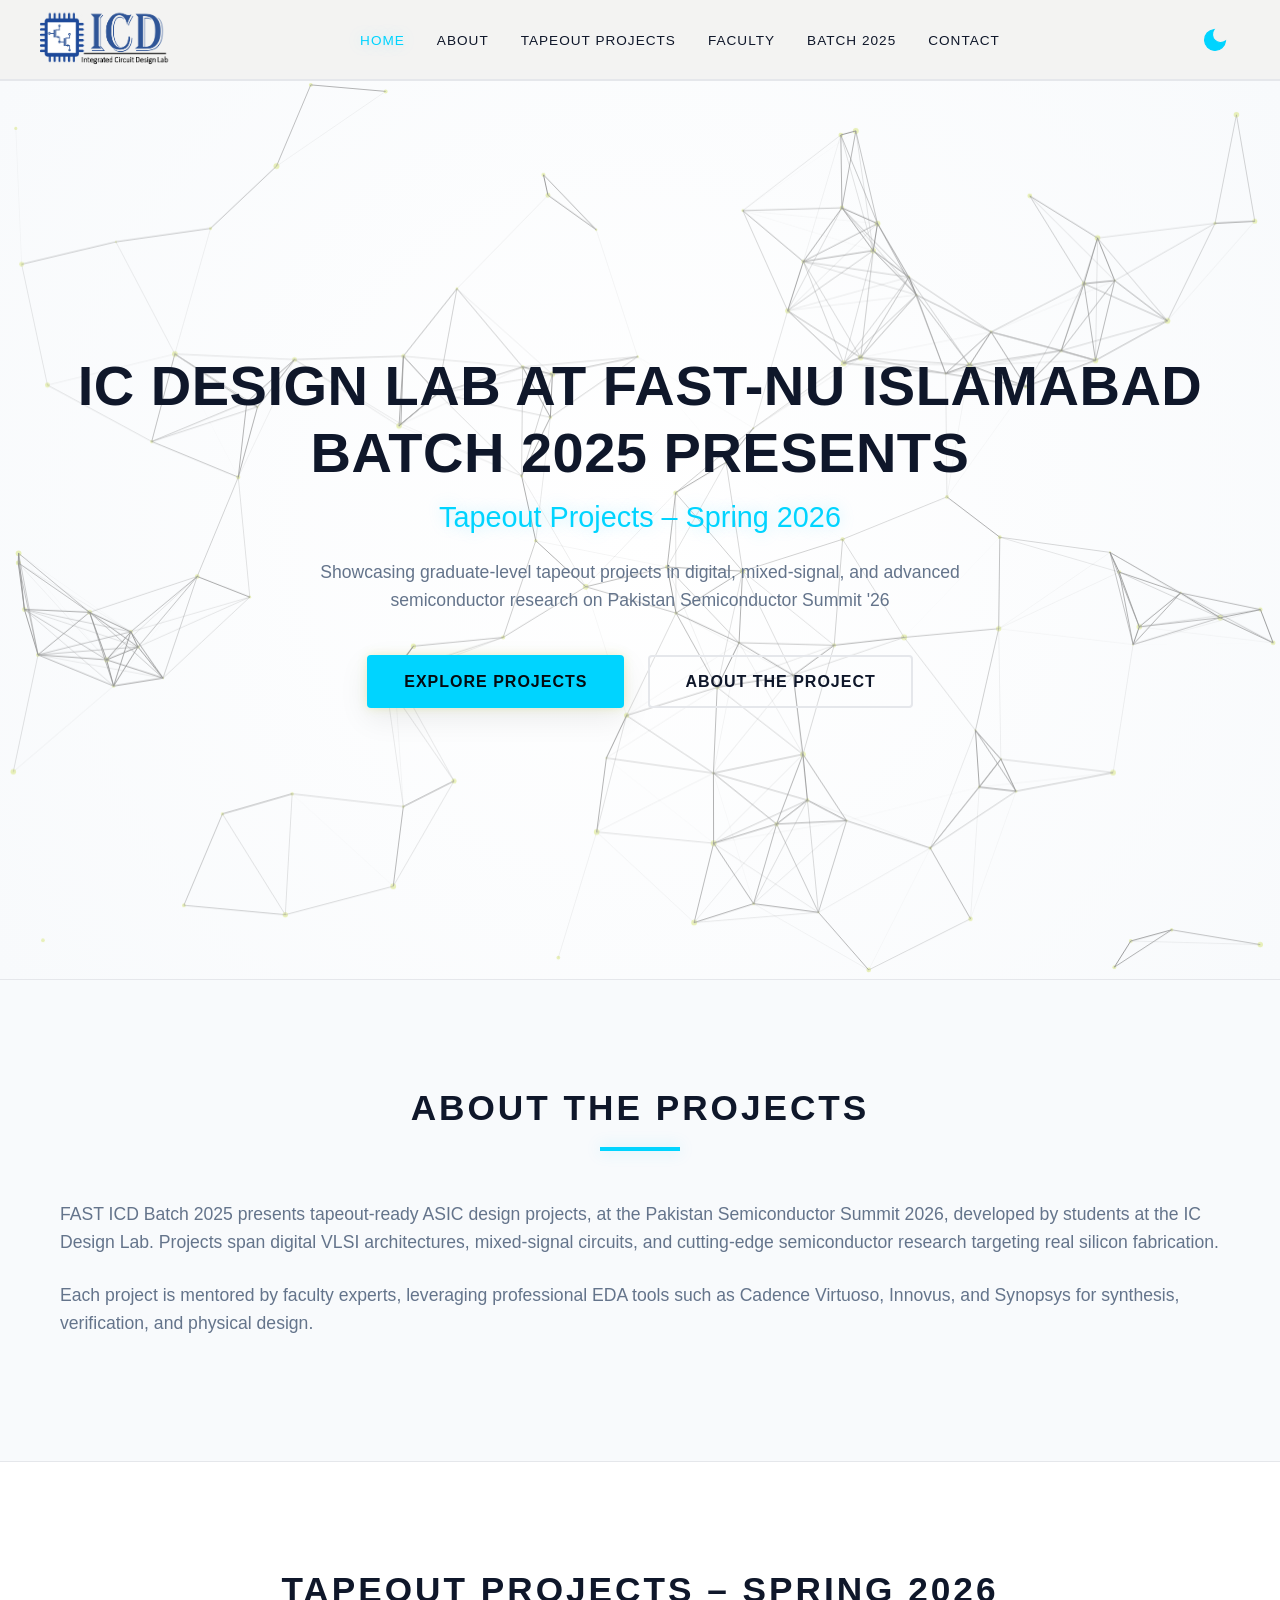
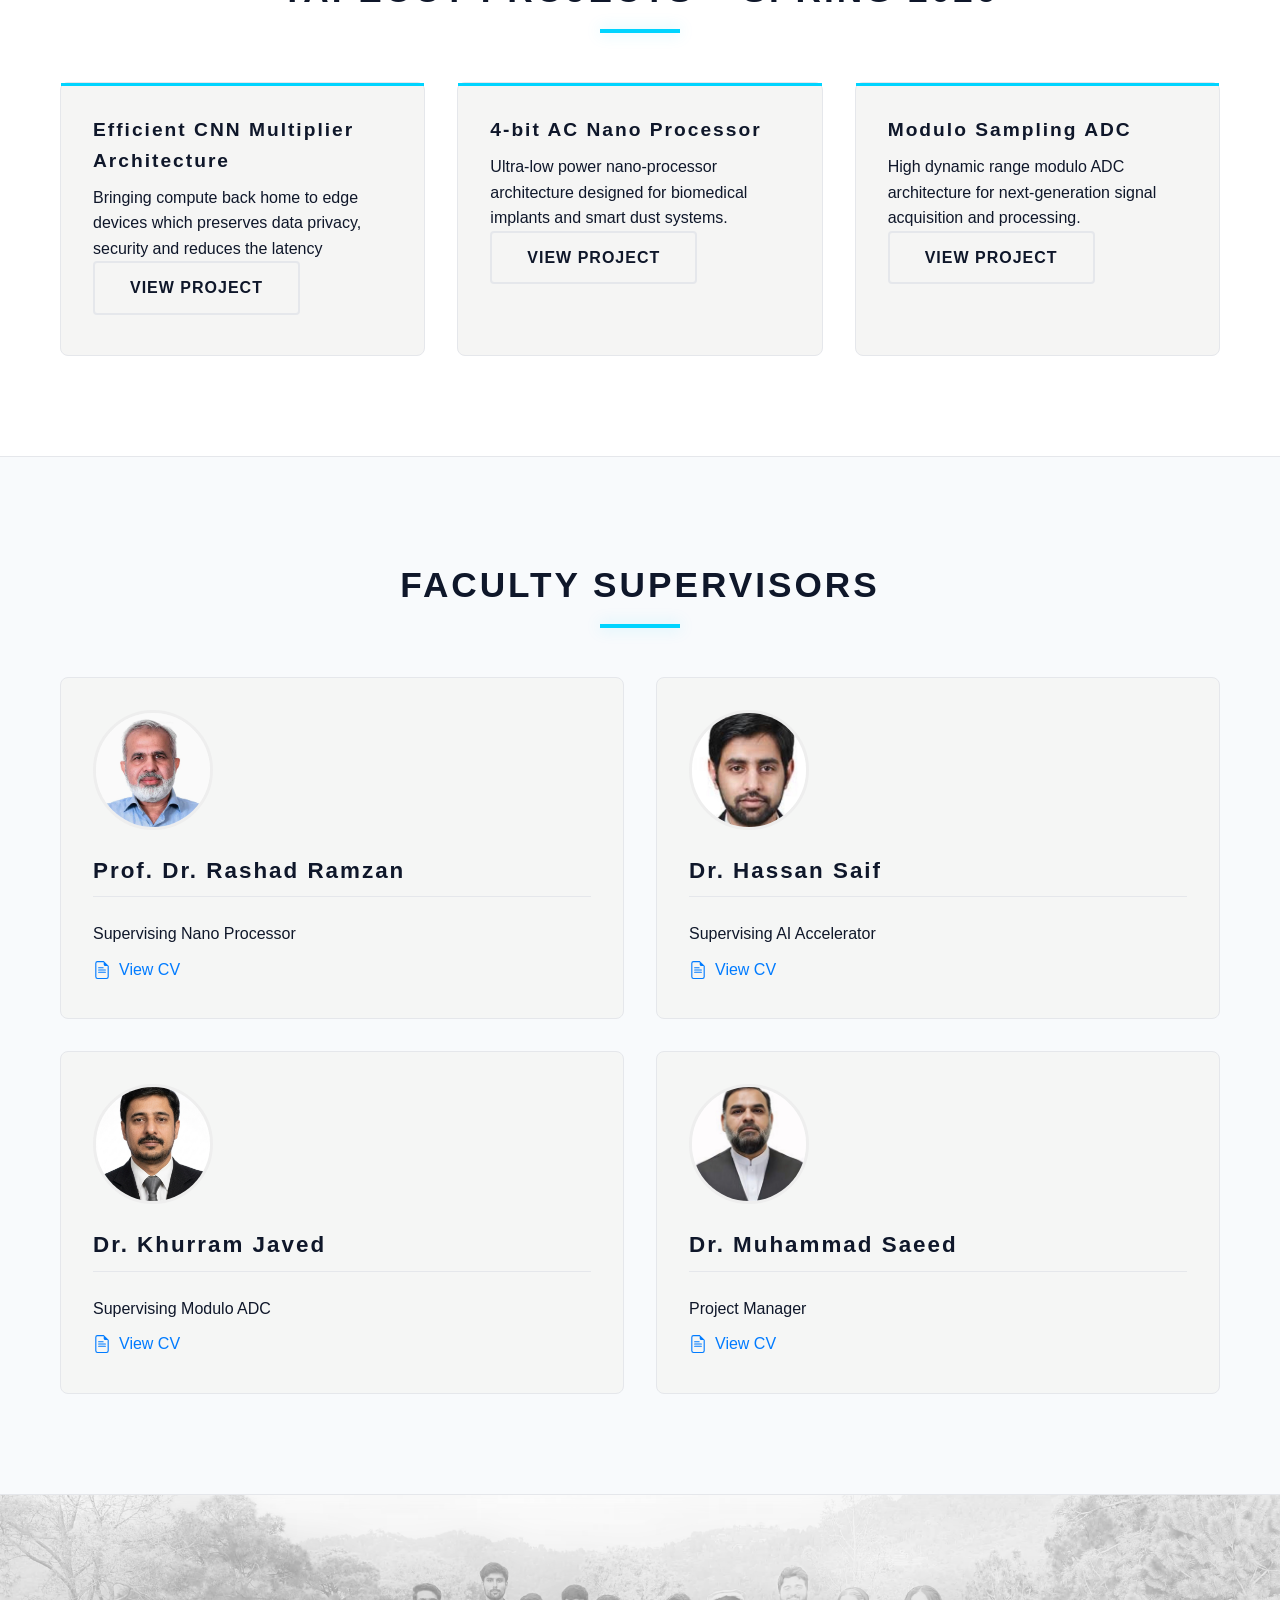
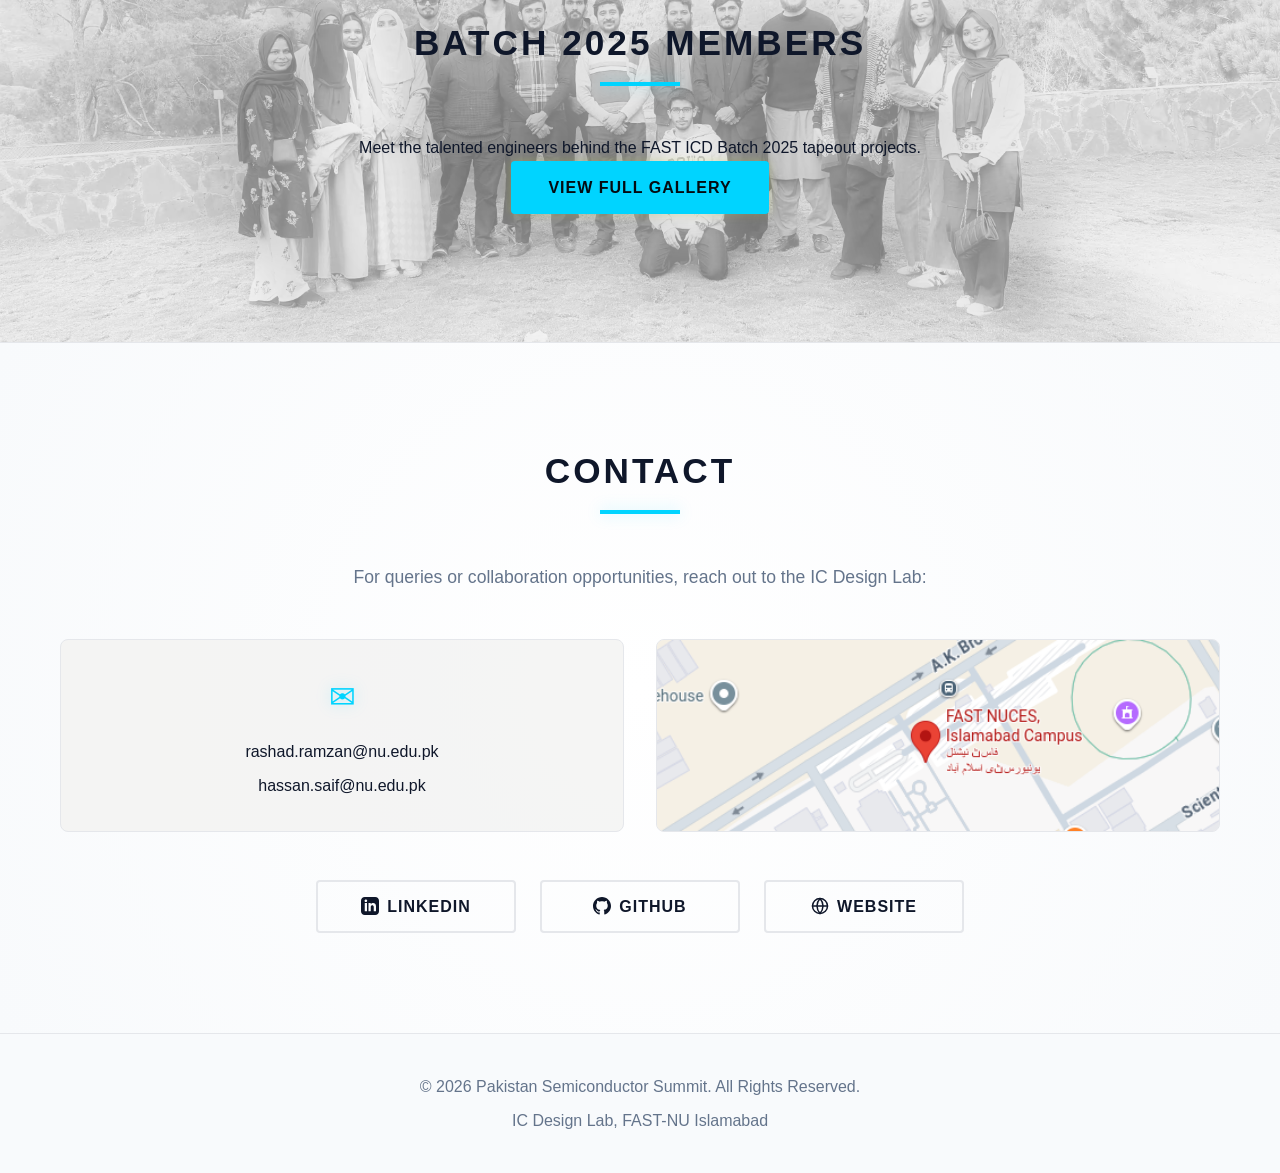
<file: index.html>
<!doctype html>
<html lang="en">
<head>
  <meta charset="UTF-8" />
  <meta name="viewport" content="width=device-width, initial-scale=1.0" />
  <meta http-equiv="X-UA-Compatible" content="IE=edge" />
  <title>FAST ICD Batch 2025 | Tapeout Projects Showcase</title>
  <meta name="description" content="Explore the innovative semiconductor tapeout projects developed by the FAST National University ICD Batch 2025. This showcase highlights cutting-edge digital design, VLSI architectures, AI accelerators, nano-processors, and hardware systems designed by the next generation of engineers." />
  <meta name="keywords" content="FAST University, ICD, Tapeout, VLSI, Semiconductor, Digital Design, Chip Design, FAST Batch 2025, Hardware Projects, Pakistan Semiconductor" />
  <meta name="author" content="FAST ICD Batch 2025" />

  <meta property="og:title" content="FAST ICD Batch 2025 | Tapeout Projects" />
  <meta property="og:description" content="Discover the semiconductor and digital design tapeout projects created by FAST ICD Batch 2025 students. Featuring innovative architectures, AI accelerators, and modern VLSI designs." />
  <meta property="og:type" content="website" />
  <meta property="og:url" content="https://ficdb25.github.io/" />
  <meta property="og:image" content="https://ficdb25.github.io/assets/images/Link-Previews/Website-Light-Screenshot.png" />

  <meta name="twitter:card" content="summary_large_image" />
  <meta name="twitter:title" content="FAST ICD Batch 2025 | Tapeout Projects" />
  <meta name="twitter:description" content="Showcasing innovative semiconductor tapeout projects by FAST ICD Batch 2025 — featuring AI hardware, nano-processors, and advanced digital design architectures." />
  <meta name="twitter:image" content="https://ficdb25.github.io/assets/images/Link-Previews/Website-Light-Screenshot.png" />

  <link rel="canonical" href="https://ficdb25.github.io/" />
  <link rel="icon" type="image/png" sizes="32x32" href="assets/images/icons/Icon.png" />
  <link rel="icon" type="image/png" sizes="16x16" href="assets/images/icons/Icon.png" />
  <link rel="apple-touch-icon" sizes="180x180" href="assets/images/icons/Icon.png" />
  <meta name="theme-color" content="#0f172a" />
  <link rel="stylesheet" href="src/css/styles.css" />

  <script src="src/js/script.js" defer></script>
</head>

  <body>
    <!-- Navbar -->
    <nav class="navbar">
      <div class="container nav-container">
        <div class="logo">
          <a href="./index.html"></a>
          <img src="assets/images/icons/footer-right.png" alt="Summit Logo" class="logo-2d"/>
        </div>
        <ul class="nav-links">
          <li><a href="#home" class="nav-link">Home</a></li>
          <li><a href="#about" class="nav-link">About</a></li>
          <li><a href="#projects" class="nav-link">Tapeout Projects</a></li>
          <li><a href="#faculty" class="nav-link">Faculty</a></li>
          <li><a href="#batch" class="nav-link">Batch 2025</a></li>
          <li><a href="#contact" class="nav-link">Contact</a></li>
        </ul>
        <div class="theme-toggle" id="themeToggle">
          <!-- Sun -->
          <svg class="sun-icon" viewBox="0 0 24 24" xmlns="http://www.w3.org/2000/svg">
            <circle cx="12" cy="12" r="5" fill="currentColor"/>
            <line x1="12" y1="1" x2="12" y2="3" stroke="currentColor" stroke-width="2" stroke-linecap="round"/>
            <line x1="12" y1="21" x2="12" y2="23" stroke="currentColor" stroke-width="2" stroke-linecap="round"/>
            <line x1="4.22" y1="4.22" x2="5.64" y2="5.64" stroke="currentColor" stroke-width="2" stroke-linecap="round"/>
            <line x1="18.36" y1="18.36" x2="19.78" y2="19.78" stroke="currentColor" stroke-width="2" stroke-linecap="round"/>
            <line x1="1" y1="12" x2="3" y2="12" stroke="currentColor" stroke-width="2" stroke-linecap="round"/>
            <line x1="21" y1="12" x2="23" y2="12" stroke="currentColor" stroke-width="2" stroke-linecap="round"/>
            <line x1="4.22" y1="19.78" x2="5.64" y2="18.36" stroke="currentColor" stroke-width="2" stroke-linecap="round"/>
            <line x1="18.36" y1="5.64" x2="19.78" y2="4.22" stroke="currentColor" stroke-width="2" stroke-linecap="round"/>
          </svg>
          <!-- Moon -->
          <svg class="moon-icon" viewBox="0 0 24 24" xmlns="http://www.w3.org/2000/svg">
            <path d="M21 12.79A9 9 0 1 1 11.21 3 7 7 0 0 0 21 12.79z" fill="currentColor" stroke="currentColor" stroke-width="1"/>
          </svg>
        </div>
        <div class="hamburger">
          <span></span><span></span><span></span>
        </div>
      </div>
    </nav>

    <!-- Hero Section -->
    <section id="home" class="hero">
      <canvas id="hero-canvas"></canvas>
      <div class="container hero-container">
        <div class="hero-content">
          <h1 class="hero-title">
            IC DESIGN LAB AT FAST-NU ISLAMABAD BATCH 2025 PRESENTS
          </h1>
          <p class="hero-subtitle">Tapeout Projects – Spring 2026</p>
          <p class="hero-description">
            Showcasing graduate-level tapeout projects in digital, mixed-signal,
            and advanced semiconductor research on Pakistan Semiconductor Summit
            '26
          </p>
          <div class="hero-buttons">
            <a href="#projects" class="btn btn-primary">Explore Projects</a>
            <a href="#about" class="btn btn-secondary">About the Project</a>
          </div>
        </div>
      </div>
    </section>

    <!-- About/Summit Section -->
    <section id="about" class="about">
      <div class="container">
        <h2 class="section-title">About the Projects</h2>
        <div class="about-content">
          <div class="about-text">
            <p>
              FAST ICD Batch 2025 presents tapeout-ready ASIC design projects,
              at the Pakistan Semiconductor Summit 2026, developed by students
              at the IC Design Lab. Projects span digital VLSI architectures,
              mixed-signal circuits, and cutting-edge semiconductor research
              targeting real silicon fabrication.
            </p>
            <p>
              Each project is mentored by faculty experts, leveraging
              professional EDA tools such as Cadence Virtuoso, Innovus, and
              Synopsys for synthesis, verification, and physical design.
            </p>
          </div>
        </div>
      </div>
    </section>


    <!-- Projects Section -->
    <section id="projects" class="projects">
      <div class="container">
        <h2 class="section-title">Tapeout Projects &ndash; Spring 2026</h2>
        <div class="projects-grid">
          <div class="project-card interactive-card">
            <h3>Efficient CNN Multiplier Architecture</h3>
            <p>Bringing compute back home to edge devices which preserves data privacy, security and reduces the latency</p>
            <a href="./src/pages/projects/cnn-multiplier.html" class="btn btn-secondary">View Project</a>
          </div>
          <div class="project-card interactive-card">
            <h3>4-bit AC Nano Processor</h3>
            <p>Ultra-low power nano-processor architecture designed for biomedical implants and smart dust systems.</p>
            <a href="./src/pages/projects/nano-processor.html" class="btn btn-secondary">View Project</a>
          </div>
          <div class="project-card interactive-card">
            <h3>Modulo Sampling ADC</h3>
            <p>High dynamic range modulo ADC architecture for next-generation signal acquisition and processing.</p>
            <a href="./src/pages/projects/modulo-adc.html" class="btn btn-secondary">View Project</a>
          </div>
        </div>
      </div>
    </section>


    <!-- Faculty Section -->
    <section id="faculty" class="skills">
      <div class="container">
        <h2 class="section-title">Faculty Supervisors</h2>
        <div class="skills-grid">
          
          <div class="skill-category interactive-card">
            <img src="assets/images/Supervisors/Rashad_Ramzan.jpg" alt="Prof. Dr. Rashad Ramzan" class="faculty-img">
            <h3>Prof. Dr. Rashad Ramzan</h3>
            <p>Supervising Nano Processor</p>
            <a href="https://www.fasticdlab.com/images/RashadCV.pdf" target="_blank" rel="noopener noreferrer" class="cv-link">
              <svg width="18" height="18" fill="currentColor" viewBox="0 0 16 16">
                <path d="M14 14V4.5L9.5 0H4a2 2 0 0 0-2 2v12a2 2 0 0 0 2 2h8a2 2 0 0 0 2-2zM9.5 3A1.5 1.5 0 0 0 11 4.5h2V14a1 1 0 0 1-1 1H4a1 1 0 0 1-1-1V2a1 1 0 0 1 1-1h5.5v2z"/>
                <path d="M4.5 10a.5.5 0 0 1 .5-.5h6a.5.5 0 0 1 0 1H5a.5.5 0 0 1-.5-.5zm0-2a.5.5 0 0 1 .5-.5h6a.5.5 0 0 1 0 1H5a.5.5 0 0 1-.5-.5zm0-2a.5.5 0 0 1 .5-.5h4a.5.5 0 0 1 0 1H5a.5.5 0 0 1-.5-.5z"/>
              </svg>
              View CV
            </a>
          </div>

          <div class="skill-category interactive-card">
            <img src="assets/images/Supervisors/Hassan_Saif.jpg" alt="Dr. Hassan Saif" class="faculty-img">
            <h3>Dr. Hassan Saif</h3>
            <p>Supervising AI Accelerator</p>
            <a href="https://www.fasticdlab.com/images/HassanCV.pdf" target="_blank" rel="noopener noreferrer" class="cv-link">
              <svg width="18" height="18" fill="currentColor" viewBox="0 0 16 16">
                <path d="M14 14V4.5L9.5 0H4a2 2 0 0 0-2 2v12a2 2 0 0 0 2 2h8a2 2 0 0 0 2-2zM9.5 3A1.5 1.5 0 0 0 11 4.5h2V14a1 1 0 0 1-1 1H4a1 1 0 0 1-1-1V2a1 1 0 0 1 1-1h5.5v2z"/>
                <path d="M4.5 10a.5.5 0 0 1 .5-.5h6a.5.5 0 0 1 0 1H5a.5.5 0 0 1-.5-.5zm0-2a.5.5 0 0 1 .5-.5h6a.5.5 0 0 1 0 1H5a.5.5 0 0 1-.5-.5zm0-2a.5.5 0 0 1 .5-.5h4a.5.5 0 0 1 0 1H5a.5.5 0 0 1-.5-.5z"/>
              </svg>
              View CV
            </a>
          </div>

          <div class="skill-category interactive-card">
            <img src="assets/images/Supervisors/Khurram_Javed.jpg" alt="Dr. Khurram Javed" class="faculty-img">
            <h3>Dr. Khurram Javed</h3>
            <p>Supervising Modulo ADC</p>
            <a href="https://www.fasticdlab.com/images/khurramcv.pdf" target="_blank" rel="noopener noreferrer" class="cv-link">
              <svg width="18" height="18" fill="currentColor" viewBox="0 0 16 16">
                <path d="M14 14V4.5L9.5 0H4a2 2 0 0 0-2 2v12a2 2 0 0 0 2 2h8a2 2 0 0 0 2-2zM9.5 3A1.5 1.5 0 0 0 11 4.5h2V14a1 1 0 0 1-1 1H4a1 1 0 0 1-1-1V2a1 1 0 0 1 1-1h5.5v2z"/>
                <path d="M4.5 10a.5.5 0 0 1 .5-.5h6a.5.5 0 0 1 0 1H5a.5.5 0 0 1-.5-.5zm0-2a.5.5 0 0 1 .5-.5h6a.5.5 0 0 1 0 1H5a.5.5 0 0 1-.5-.5zm0-2a.5.5 0 0 1 .5-.5h4a.5.5 0 0 1 0 1H5a.5.5 0 0 1-.5-.5z"/>
              </svg>
              View CV
            </a>
          </div>

          <div class="skill-category interactive-card">
            <img src="assets/images/Supervisors/Muhammad_Saeed.jpg" alt="Dr. Muhammad Saeed" class="faculty-img">
            <h3>Dr. Muhammad Saeed</h3>
            <p>Project Manager</p>
            <a href="https://www.fasticdlab.com/images/CVsaeed.pdf" target="_blank" rel="noopener noreferrer" class="cv-link">
              <svg width="18" height="18" fill="currentColor" viewBox="0 0 16 16">
                <path d="M14 14V4.5L9.5 0H4a2 2 0 0 0-2 2v12a2 2 0 0 0 2 2h8a2 2 0 0 0 2-2zM9.5 3A1.5 1.5 0 0 0 11 4.5h2V14a1 1 0 0 1-1 1H4a1 1 0 0 1-1-1V2a1 1 0 0 1 1-1h5.5v2z"/>
                <path d="M4.5 10a.5.5 0 0 1 .5-.5h6a.5.5 0 0 1 0 1H5a.5.5 0 0 1-.5-.5zm0-2a.5.5 0 0 1 .5-.5h6a.5.5 0 0 1 0 1H5a.5.5 0 0 1-.5-.5zm0-2a.5.5 0 0 1 .5-.5h4a.5.5 0 0 1 0 1H5a.5.5 0 0 1-.5-.5z"/>
              </svg>
              View CV
            </a>
          </div>

        </div>
      </div>
    </section>


    <!-- Batch 2025 Section -->
    <section id="batch" class="batch">
      <div class="group-photo-container">
        <img src="assets/images/batch-placeholder.jpg" class="placeholder-blur" alt="" aria-hidden="true">

        <picture>
          <source srcset="assets/images/batch-group-photo-compressed.jxl" type="image/jxl">
          <source srcset="assets/images/batch-group-photo-compressed.avif" type="image/avif">
          <source srcset="assets/images/batch-group-photo.jpg" type="image/jpeg">
          <img 
            src="assets/images/batch-group-photo.jpg" 
            alt="FAST ICD Batch 2025 Group Photo" 
            class="group-photo-image" 
            loading="lazy"
            decoding="async"
            onload="this.classList.add('loaded')"
          />
        </picture>
      </div>
      
      <div class="container batch-content">
        <h2 class="section-title">Batch 2025 Members</h2>
        <p class="batch-text">Meet the talented engineers behind the FAST ICD Batch 2025 tapeout projects.</p>
        <div class="batch-button">
          <a href="./src/pages/gallery.html" class="btn btn-primary">View Full Gallery</a>
        </div>
      </div>
    </section>

    <!-- Contact Section -->
    <section id="contact" class="contact">
      <div class="container">
        <h2 class="section-title">Contact</h2>
        <div class="contact-content">
          <p>For queries or collaboration opportunities, reach out to the IC Design Lab:</p>
          <div class="contact-info">
            
            <div class="contact-item interactive-card">
              <span class="icon">✉</span>
              <div style="display: flex; flex-direction: column; gap: 8px;">
                <a href="mailto:rashad.ramzan@nu.edu.pk" style="color: inherit; text-decoration: none; transition: color 0.3s;" onmouseover="this.style.color='var(--accent-primary)'" onmouseout="this.style.color='inherit'">rashad.ramzan@nu.edu.pk</a>
                <a href="mailto:hassan.saif@nu.edu.pk" style="color: inherit; text-decoration: none; transition: color 0.3s;" onmouseover="this.style.color='var(--accent-primary)'" onmouseout="this.style.color='inherit'">hassan.saif@nu.edu.pk</a>
              </div>
            </div>

            <a href="https://www.google.com/maps?q=FAST+NUCES+Islamabad" target="_blank" class="contact-item interactive-card map-card">
              <img src="assets/images/fast-map.png" alt="FAST Islamabad Location" class="map-preview"/>
            </a>
            
          </div>
<div class="social-links">
            <a href="https://www.linkedin.com/company/gf-metrc/" class="btn btn-secondary social-btn" target="_blank">
              <svg xmlns="http://www.w3.org/2000/svg" width="18" height="18" viewBox="0 0 24 24" fill="currentColor">
                <path d="M19 0h-14c-2.761 0-5 2.239-5 5v14c0 2.761 2.239 5 5 5h14c2.762 0 5-2.239 5-5v-14c0-2.761-2.238-5-5-5zm-11 19h-3v-11h3v11zm-1.5-12.268c-.966 0-1.75-.79-1.75-1.764s.784-1.764 1.75-1.764 1.75.79 1.75 1.764-.783 1.764-1.75 1.764zm13.5 12.268h-3v-5.604c0-3.368-4-3.113-4 0v5.604h-3v-11h3v1.765c1.396-2.586 7-2.777 7 2.476v6.759z"/>
              </svg>
              LinkedIn
            </a>
            
            <a href="https://github.com/ficdb25" class="btn btn-secondary social-btn" target="_blank">
              <svg xmlns="http://www.w3.org/2000/svg" width="18" height="18" viewBox="0 0 24 24" fill="currentColor">
                <path d="M12 0c-6.626 0-12 5.373-12 12 0 5.302 3.438 9.8 8.207 11.387.599.111.793-.261.793-.577v-2.234c-3.338.726-4.033-1.416-4.033-1.416-.546-1.387-1.333-1.756-1.333-1.756-1.089-.745.083-.729.083-.729 1.205.084 1.839 1.237 1.839 1.237 1.07 1.834 2.807 1.304 3.492.997.107-.775.418-1.305.762-1.604-2.665-.305-5.467-1.334-5.467-5.931 0-1.311.469-2.381 1.236-3.221-.124-.303-.535-1.524.117-3.176 0 0 1.008-.322 3.301 1.23.957-.266 1.983-.399 3.003-.404 1.02.005 2.047.138 3.006.404 2.291-1.552 3.297-1.23 3.297-1.23.653 1.653.242 2.874.118 3.176.77.84 1.235 1.911 1.235 3.221 0 4.609-2.807 5.624-5.479 5.921.43.372.823 1.102.823 2.222v3.293c0 .319.192.694.801.576 4.765-1.589 8.199-6.086 8.199-11.386 0-6.627-5.373-12-12-12z"/>
              </svg>
              GitHub
            </a>
            
            <a href="https://www.fasticdlab.com/" class="btn btn-secondary social-btn" target="_blank">
              <svg xmlns="http://www.w3.org/2000/svg" width="18" height="18" viewBox="0 0 24 24" fill="none" stroke="currentColor" stroke-width="2" stroke-linecap="round" stroke-linejoin="round">
                <circle cx="12" cy="12" r="10"></circle>
                <line x1="2" y1="12" x2="22" y2="12"></line>
                <path d="M12 2a15.3 15.3 0 0 1 4 10 15.3 15.3 0 0 1-4 10 15.3 15.3 0 0 1-4-10 15.3 15.3 0 0 1 4-10z"></path>
              </svg>
              Website
            </a>
          </div>
        </div>
      </div>
    </section>
    <!-- Group Photo Section -->
    <!-- <section id="group-photo" class="group-photo">
      <div class="container">
        <h2 class="section-title">Batch 2025 Group Photo</h2>
      </div>
      <div class="wide-photo-container">
        <img
          src="assets/images/batch-group-photo.jpeg"
          alt="FAST ICD Batch 2025 Group Photo"
          class="wide-photo-image"
        />
      </div>
    </section> -->
    <!-- Footer -->
    <footer class="footer">
      <div class="container">
        <p>&copy; 2026 Pakistan Semiconductor Summit. All Rights Reserved.</p>
        <p>IC Design Lab, FAST-NU Islamabad</p>
      </div>
    </footer>
  </body>
</html>
</file>
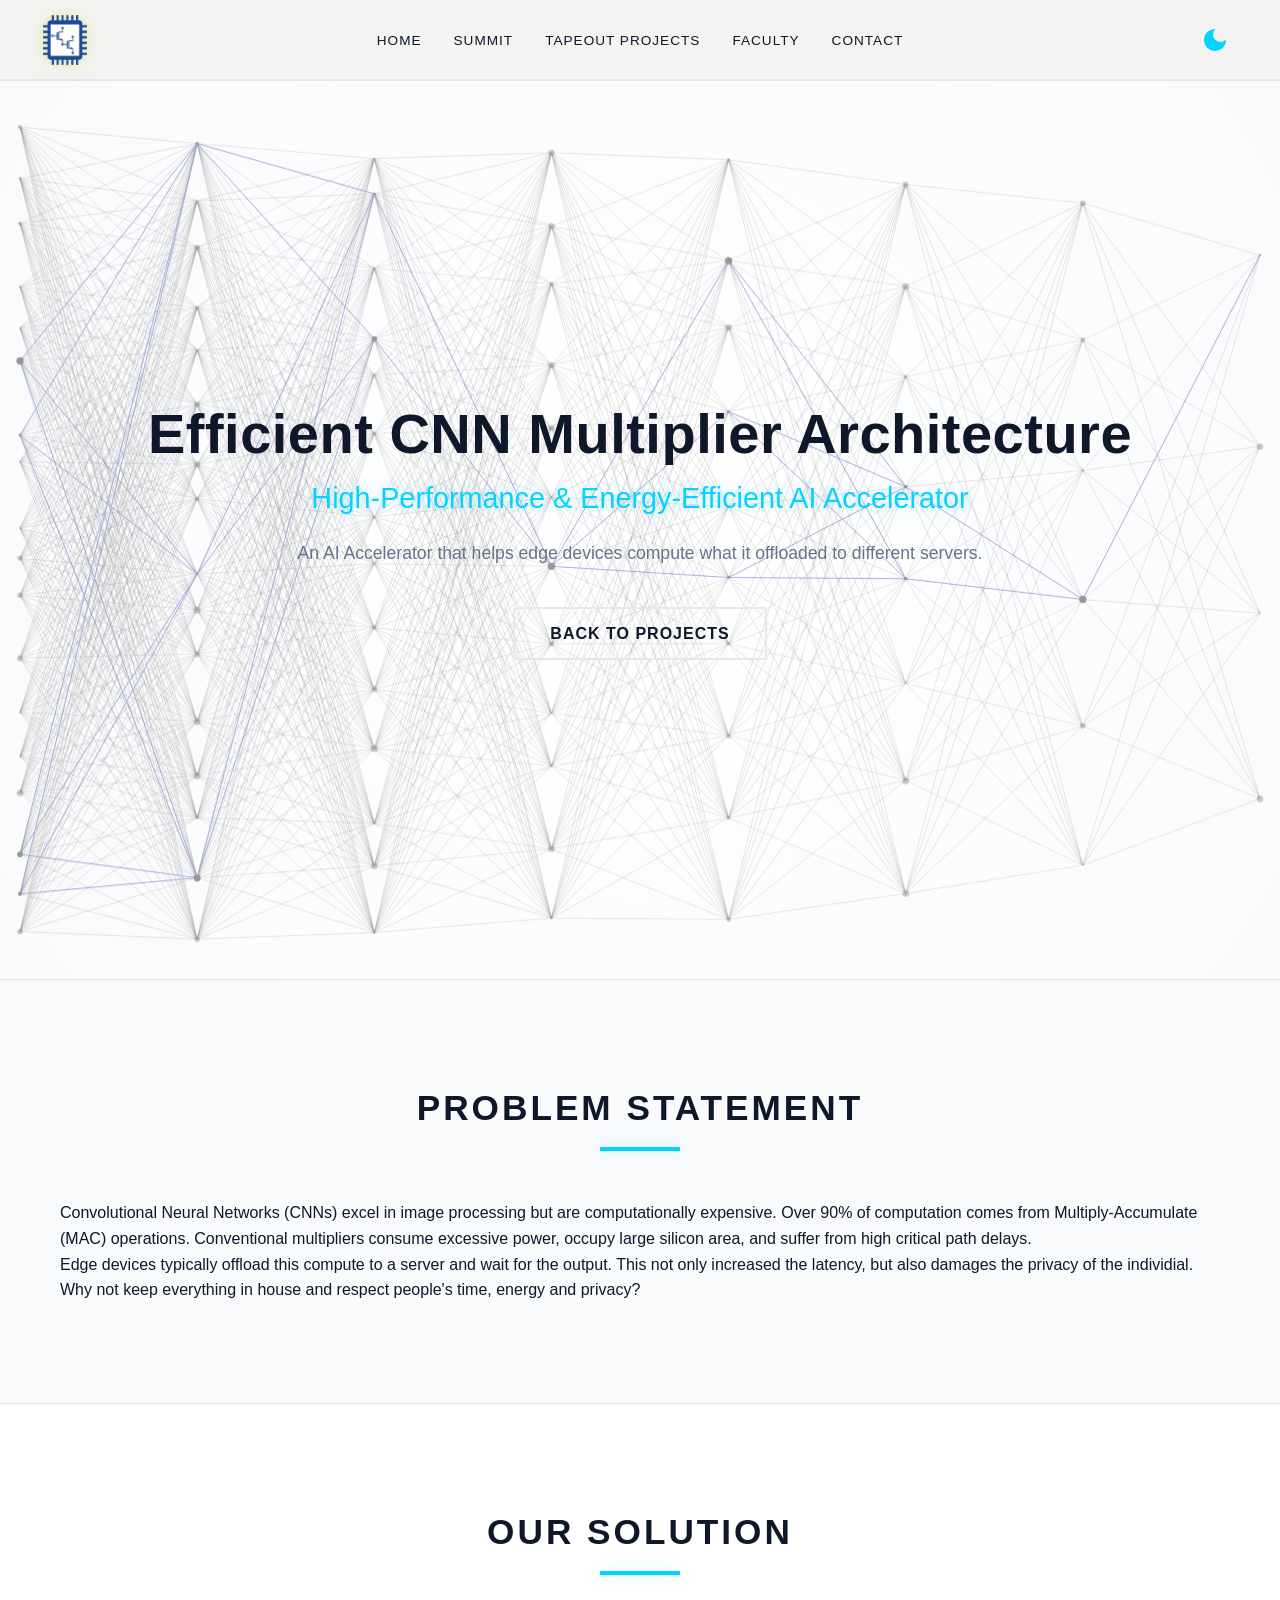
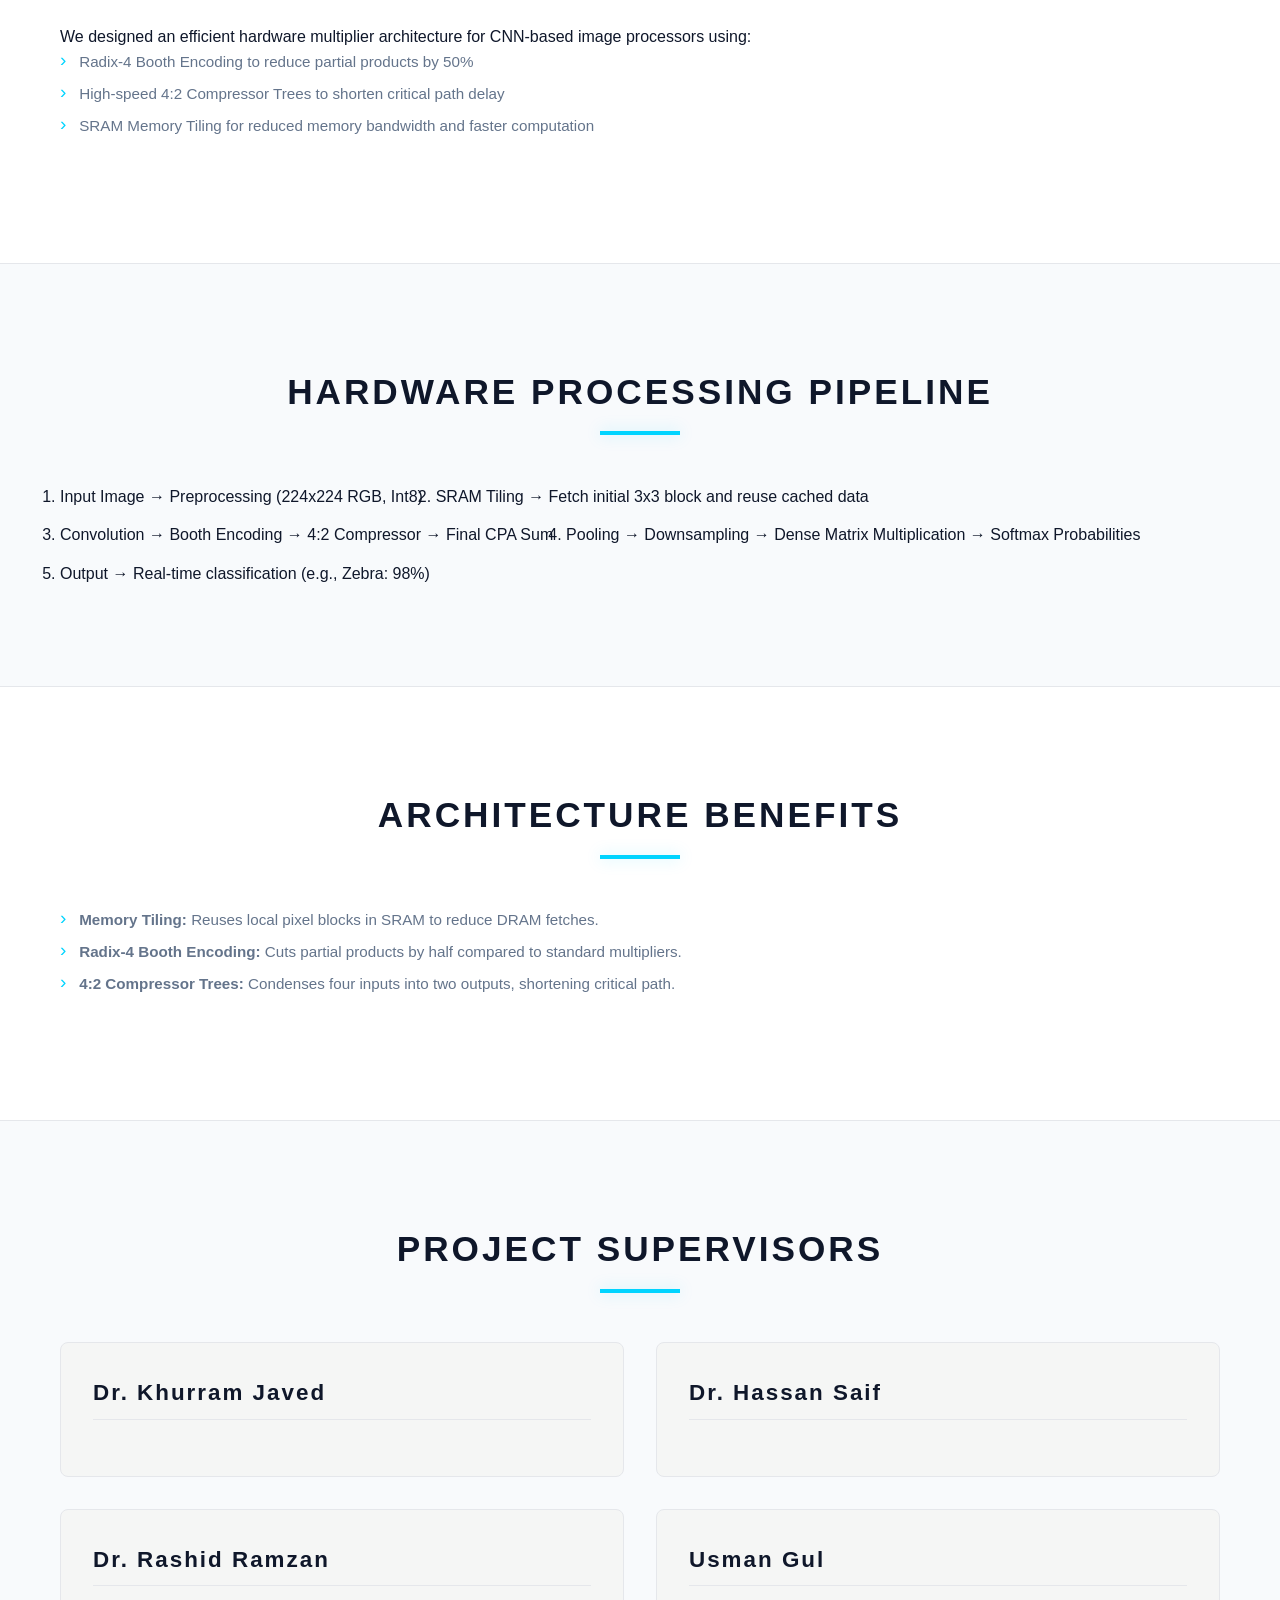
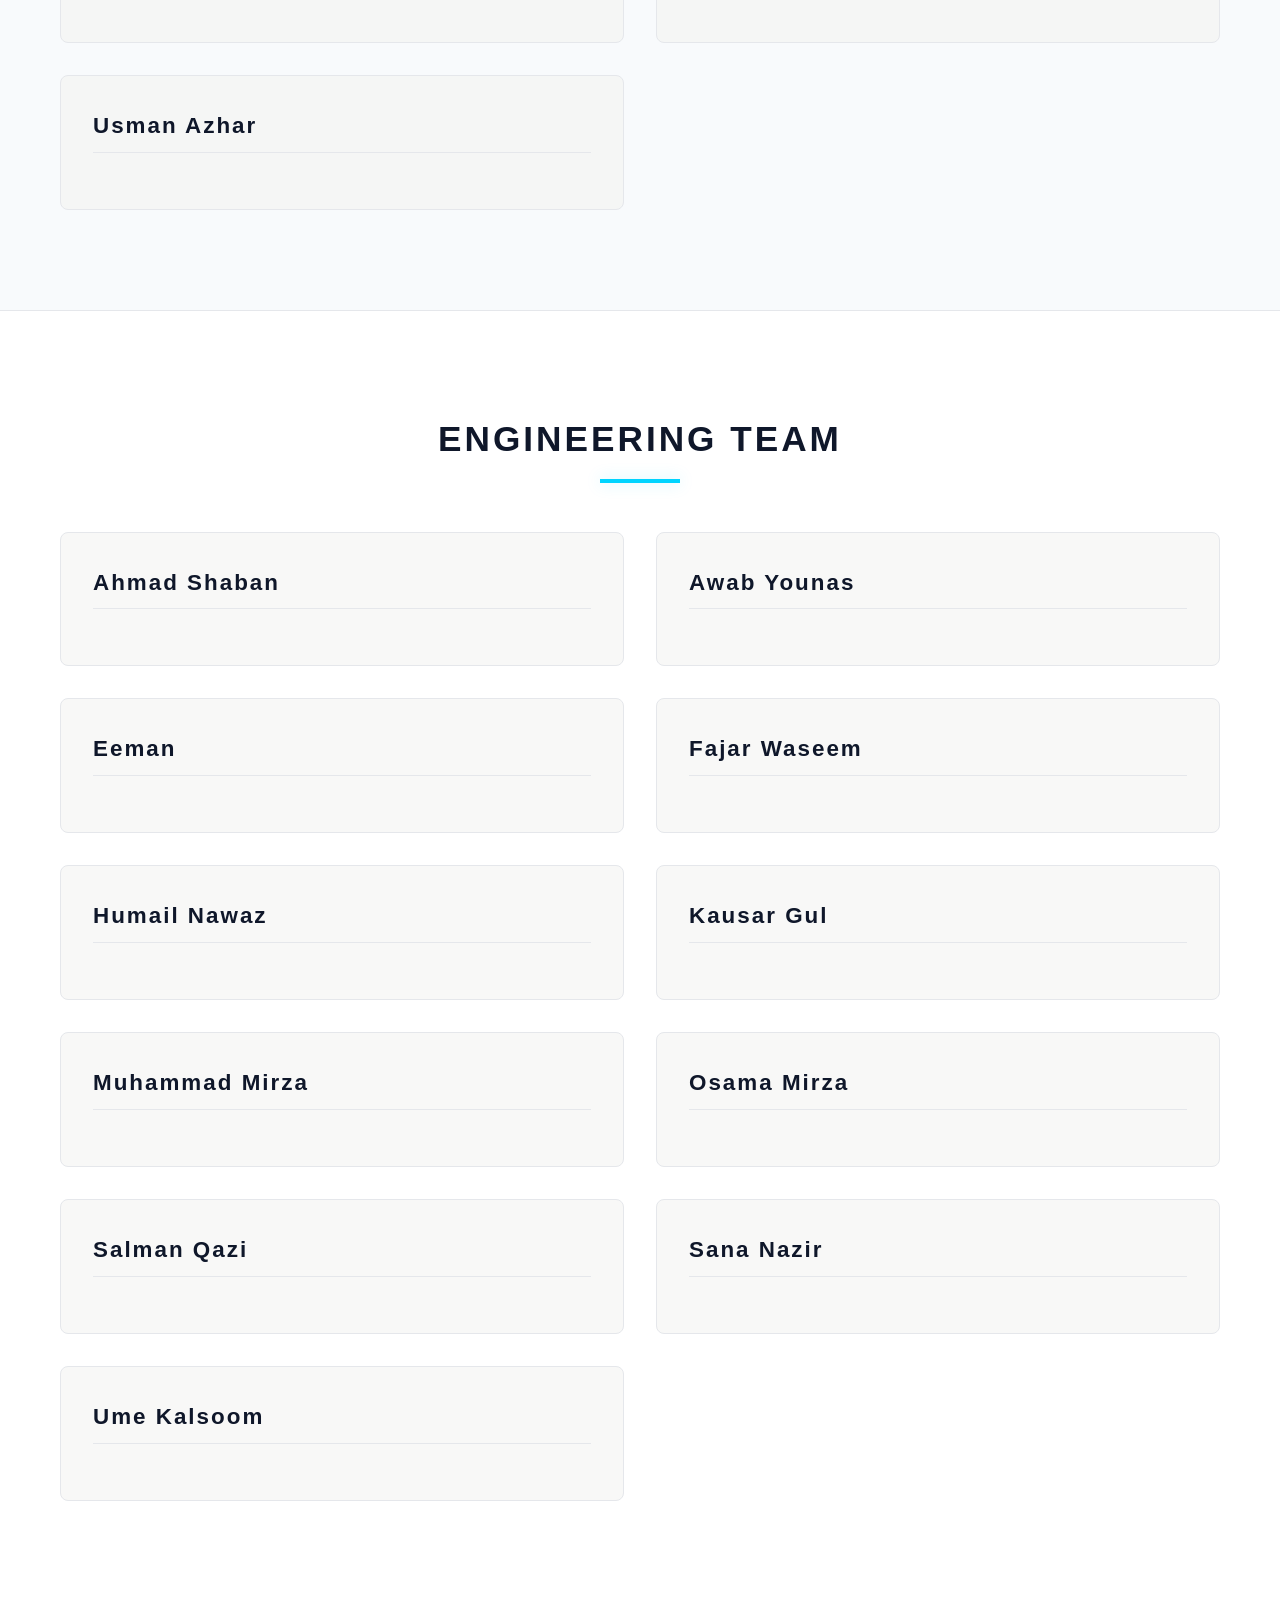
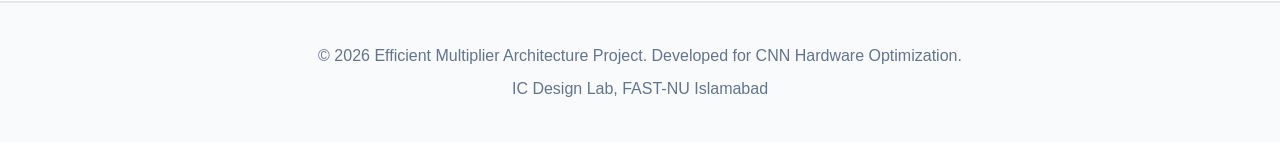
<file: projects/cnn-multiplier.html>
<!DOCTYPE html>
<html lang="en">
<head>
  <meta charset="UTF-8">
  <meta name="viewport" content="width=device-width, initial-scale=1.0">
  <title>Efficient CNN Multiplier Architecture | FAST ICD Batch 2025</title>
  <meta name="description" content="High-performance, energy-efficient CNN multiplier architecture using Radix-4 Booth encoding and 4:2 compressors for real-time AI inference.">
  <link rel="stylesheet" href="../assets/css/styles.css">
  <link rel="stylesheet" href="../assets/css/cnn_styles.css">
  <link rel="icon" type="image/png" href="../assets/images/Icon.png">
</head>
<body>
<!-- Navbar -->
<nav class="navbar">
  <div class="container nav-container">
    <div class="logo">
      <a href="../index.html">
        <img src="../assets/images/Icon.png" alt="Summit Logo" class="logo-3d">
      </a>
    </div>
    <ul class="nav-links">
      <li><a href="../index.html#home" class="nav-link">Home</a></li>
      <li><a href="../index.html#about" class="nav-link">Summit</a></li>
      <li><a href="../index.html#projects" class="nav-link">Tapeout Projects</a></li>
      <li><a href="../index.html#faculty" class="nav-link">Faculty</a></li>
      <li><a href="../index.html#contact" class="nav-link">Contact</a></li>
    </ul>
    <div class="theme-toggle" id="themeToggle">
      <svg class="sun-icon" viewBox="0 0 24 24"><circle cx="12" cy="12" r="5" fill="currentColor"/><line x1="12" y1="1" x2="12" y2="3" stroke="currentColor" stroke-width="2" stroke-linecap="round"/><line x1="12" y1="21" x2="12" y2="23" stroke="currentColor" stroke-width="2" stroke-linecap="round"/><line x1="4.22" y1="4.22" x2="5.64" y2="5.64" stroke="currentColor" stroke-width="2" stroke-linecap="round"/><line x1="18.36" y1="18.36" x2="19.78" y2="19.78" stroke="currentColor" stroke-width="2" stroke-linecap="round"/><line x1="1" y1="12" x2="3" y2="12" stroke="currentColor" stroke-width="2" stroke-linecap="round"/><line x1="21" y1="12" x2="23" y2="12" stroke="currentColor" stroke-width="2" stroke-linecap="round"/><line x1="4.22" y1="19.78" x2="5.64" y2="18.36" stroke="currentColor" stroke-width="2" stroke-linecap="round"/><line x1="18.36" y1="5.64" x2="19.78" y2="4.22" stroke="currentColor" stroke-width="2" stroke-linecap="round"/></svg>
      <svg class="moon-icon" viewBox="0 0 24 24"><path d="M21 12.79A9 9 0 1 1 11.21 3 7 7 0 0 0 21 12.79z" fill="currentColor" stroke="currentColor" stroke-width="1"/></svg>
    </div>
    <div class="hamburger"><span></span><span></span><span></span></div>
  </div>
</nav>

<!-- Project Hero -->
<section class="hero">
  <canvas id="cnn-hero-canvas"></canvas>
  <div class="container hero-container">
    <div class="hero-content">
      <h1 class="hero-title">Efficient CNN Multiplier Architecture</h1>
      <p class="hero-subtitle">High-Performance & Energy-Efficient AI Accelerator</p>
      <p class="hero-description">
        An AI Accelerator that helps edge devices compute what it offloaded to different servers.
      </p>
      <div class="hero-buttons">
        <a href="../index.html#projects" class="btn btn-secondary">Back to Projects</a>
      </div>
    </div>
  </div>
</section>

<!-- Problem Statement -->
<section class="about">
  <div class="container">
    <h2 class="section-title">Problem Statement</h2>
    <p>
      Convolutional Neural Networks (CNNs) excel in image processing but are computationally expensive. Over 90% of computation comes from Multiply-Accumulate (MAC) operations. Conventional multipliers consume excessive power, occupy large silicon area, and suffer from high critical path delays. <br>
      Edge devices typically offload this compute to a server and wait for the output. This not only increased the latency, but also damages the privacy of the individial. Why not keep everything in house and respect people's time, energy and privacy?
    </p>
  </div>
</section>

<!-- Solution -->
<section class="projects">
  <div class="container">
    <h2 class="section-title">Our Solution</h2>
    <p>
      We designed an efficient hardware multiplier architecture for CNN-based image processors using:
    </p>
    <ul class="project-highlights">
      <li>Radix-4 Booth Encoding to reduce partial products by 50%</li>
      <li>High-speed 4:2 Compressor Trees to shorten critical path delay</li>
      <li>SRAM Memory Tiling for reduced memory bandwidth and faster computation</li>
    </ul>
  </div>
</section>

<!-- Hardware Pipeline -->
<section class="skills">
  <div class="container">
    <h2 class="section-title">Hardware Processing Pipeline</h2>
    <ol class="skill-items">
      <li>Input Image → Preprocessing (224x224 RGB, Int8)</li>
      <li>SRAM Tiling → Fetch initial 3x3 block and reuse cached data</li>
      <li>Convolution → Booth Encoding → 4:2 Compressor → Final CPA Sum</li>
      <li>Pooling → Downsampling → Dense Matrix Multiplication → Softmax Probabilities</li>
      <li>Output → Real-time classification (e.g., Zebra: 98%)</li>
    </ol>
  </div>
</section>

<!-- Benefits -->
<section class="about">
  <div class="container">
    <h2 class="section-title">Architecture Benefits</h2>
    <ul class="project-highlights">
      <li><strong>Memory Tiling:</strong> Reuses local pixel blocks in SRAM to reduce DRAM fetches.</li>
      <li><strong>Radix-4 Booth Encoding:</strong> Cuts partial products by half compared to standard multipliers.</li>
      <li><strong>4:2 Compressor Trees:</strong> Condenses four inputs into two outputs, shortening critical path.</li>
    </ul>
  </div>
</section>

<!-- Supervisors -->
<section class="skills">
  <div class="container">
    <h2 class="section-title">Project Supervisors</h2>
    <div class="skills-grid">
      <div class="skill-category interactive-card"><h3>Dr. Khurram Javed</h3></div>
      <div class="skill-category interactive-card"><h3>Dr. Hassan Saif</h3></div>
      <div class="skill-category interactive-card"><h3>Dr. Rashid Ramzan</h3></div>
      <div class="skill-category interactive-card"><h3>Usman Gul</h3></div>
      <div class="skill-category interactive-card"><h3>Usman Azhar</h3></div>
    </div>
  </div>
</section>

<!-- Engineering Team -->
<section class="skills">
  <div class="container">
    <h2 class="section-title">Engineering Team</h2>
    <div class="skills-grid">
      <div class="skill-category interactive-card"><h3>Ahmad Shaban</h3></div>
      <div class="skill-category interactive-card"><h3>Awab Younas</h3></div>
      <div class="skill-category interactive-card"><h3>Eeman</h3></div>
      <div class="skill-category interactive-card"><h3>Fajar Waseem</h3></div>
      <div class="skill-category interactive-card"><h3>Humail Nawaz</h3></div>
      <div class="skill-category interactive-card"><h3>Kausar Gul</h3></div>
      <div class="skill-category interactive-card"><h3>Muhammad Mirza</h3></div>
      <div class="skill-category interactive-card"><h3>Osama Mirza</h3></div>
      <div class="skill-category interactive-card"><h3>Salman Qazi</h3></div>
      <div class="skill-category interactive-card"><h3>Sana Nazir</h3></div>
      <div class="skill-category interactive-card"><h3>Ume Kalsoom</h3></div>
    </div>
  </div>
</section>

<footer class="footer">
  <div class="container">
    <p>&copy; 2026 Efficient Multiplier Architecture Project. Developed for CNN Hardware Optimization.</p>
    <p>IC Design Lab, FAST-NU Islamabad</p>
  </div>
</footer>

<script src="../assets/js/script.js"></script>
</body>
</html>
</file>
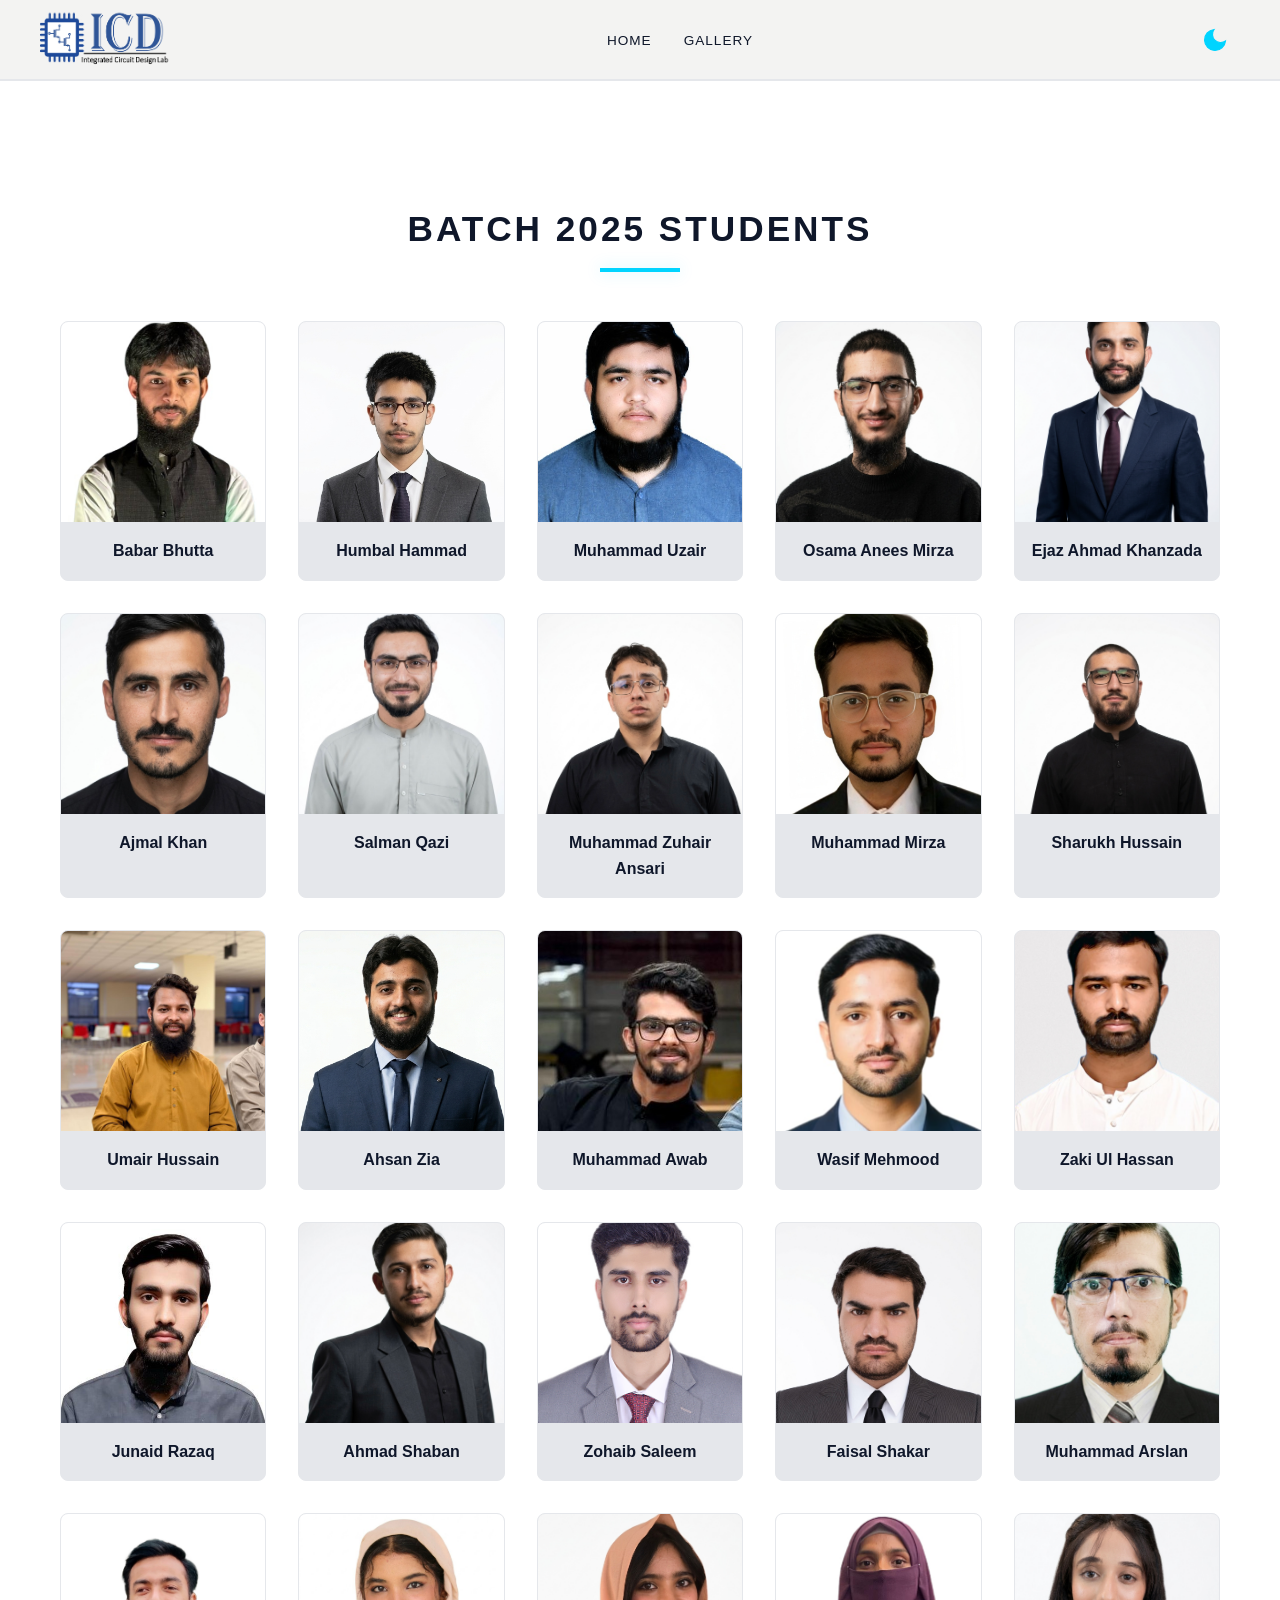
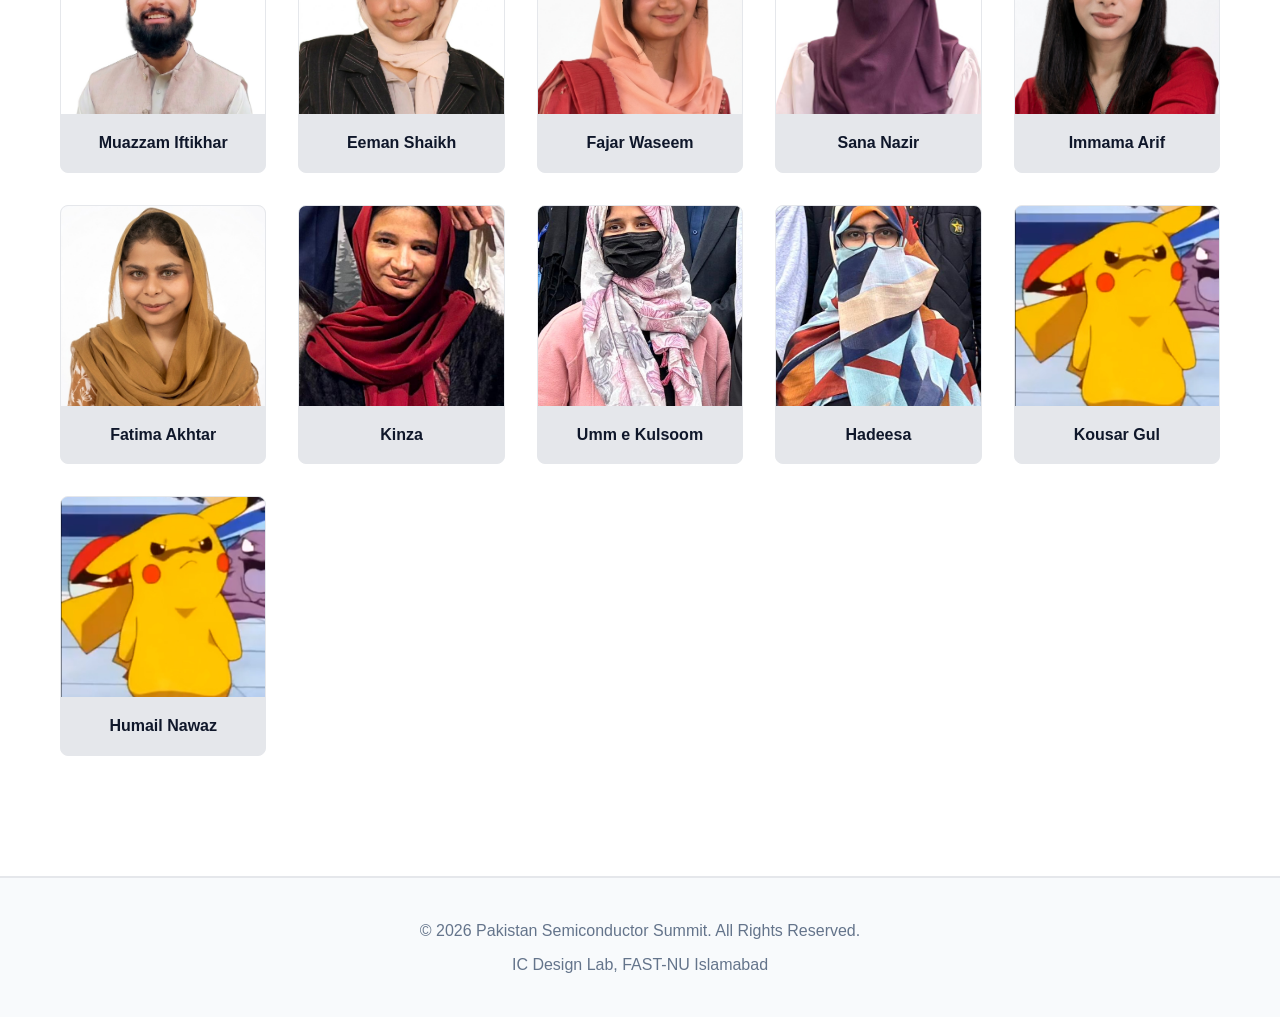
<file: src/pages/gallery.html>
<!doctype html>
<html lang="en">
<head>
  <meta charset="UTF-8" />
  <meta name="viewport" content="width=device-width, initial-scale=1.0" />
  <meta http-equiv="X-UA-Compatible" content="IE=edge" />
  <title>FAST ICD Batch 2025 | Tapeout Projects Showcase</title>
  <meta name="description" content="Explore the innovative semiconductor tapeout projects developed by the FAST National University ICD Batch 2025. This showcase highlights cutting-edge digital design, VLSI architectures, AI accelerators, nano-processors, and hardware systems designed by the next generation of engineers." />
  <meta name="keywords" content="FAST University, ICD, Tapeout, VLSI, Semiconductor, Digital Design, Chip Design, FAST Batch 2025, Hardware Projects, Pakistan Semiconductor" />
  <meta name="author" content="FAST ICD Batch 2025" />

  <meta property="og:title" content="FAST ICD Batch 2025 | Tapeout Projects" />
  <meta property="og:description" content="Discover the semiconductor and digital design tapeout projects created by FAST ICD Batch 2025 students. Featuring innovative architectures, AI accelerators, and modern VLSI designs." />
  <meta property="og:type" content="website" />
  <meta property="og:url" content="https://ficdb25.github.io/" />
  <meta property="og:image" content="https://ficdb25.github.io/assets/images/Link-Previews/Batch-Dark-Screenshot.png" />

  <meta name="twitter:card" content="summary_large_image" />
  <meta name="twitter:title" content="FAST ICD Batch 2025 | Tapeout Projects" />
  <meta name="twitter:description" content="Showcasing innovative semiconductor tapeout projects by FAST ICD Batch 2025 — featuring AI hardware, nano-processors, and advanced digital design architectures." />
  <meta name="twitter:image" content="https://ficdb25.github.io/assets/images/Link-Previews/Batch-Light-Screenshot.png" />

  <link rel="canonical" href="https://ficdb25.github.io/src/pages/gallery.html" />
  <link rel="icon" type="image/png" sizes="32x32" href="../../assets/images/icons/Icon.png" />
  <link rel="icon" type="image/png" sizes="16x16" href="../../assets/images/icons/Icon.png" />
  <link rel="apple-touch-icon" sizes="180x180" href="../../assets/images/icons/Icon.png" />
  <meta name="theme-color" content="#0f172a" />
  <link rel="icon" href="../../assets/images/icons/Icon.png">
  <link rel="stylesheet" href="../css/styles.css">
  
  <script src="../js/script.js" defer></script>
</head>

  <body>
    <nav class="navbar">
    <div class="container nav-container">
        <a href="../../index.html" class="logo">
        <img src="../../assets/images/icons/footer-right.png" alt="Summit Logo" class="logo-2d">
        </a>
            <ul class="nav-links">
                <li><a href="../../index.html" class="nav-link">Home</a></li>
                <li><a href="./gallery.html" class="nav-link active">Gallery</a></li>
            </ul>
        <div class="theme-toggle" id="themeToggle">
        <!-- Sun -->
        <svg class="sun-icon" viewBox="0 0 24 24" xmlns="http://www.w3.org/2000/svg">
        <circle cx="12" cy="12" r="5" fill="currentColor"/>
        <line x1="12" y1="1" x2="12" y2="3" stroke="currentColor" stroke-width="2" stroke-linecap="round"/>
        <line x1="12" y1="21" x2="12" y2="23" stroke="currentColor" stroke-width="2" stroke-linecap="round"/>
        <line x1="4.22" y1="4.22" x2="5.64" y2="5.64" stroke="currentColor" stroke-width="2" stroke-linecap="round"/>
        <line x1="18.36" y1="18.36" x2="19.78" y2="19.78" stroke="currentColor" stroke-width="2" stroke-linecap="round"/>
        <line x1="1" y1="12" x2="3" y2="12" stroke="currentColor" stroke-width="2" stroke-linecap="round"/>
        <line x1="21" y1="12" x2="23" y2="12" stroke="currentColor" stroke-width="2" stroke-linecap="round"/>
        <line x1="4.22" y1="19.78" x2="5.64" y2="18.36" stroke="currentColor" stroke-width="2" stroke-linecap="round"/>
        <line x1="18.36" y1="5.64" x2="19.78" y2="4.22" stroke="currentColor" stroke-width="2" stroke-linecap="round"/>
        </svg>

        <!-- Moon -->
        <svg class="moon-icon" viewBox="0 0 24 24" xmlns="http://www.w3.org/2000/svg">
        <path d="M21 12.79A9 9 0 1 1 11.21 3 7 7 0 0 0 21 12.79z" fill="currentColor" stroke="currentColor" stroke-width="1"/>
        </svg>
        </div>
        <div class="hamburger"><span></span><span></span><span></span></div>
    </div>
    </nav>

    <!-- Gallery Section -->
    <section class="batch">
    <div class="container">
        <h1 class="section-title">Batch 2025 Students</h1>
        <div class="batch-grid" id="batchGrid"></div>
    </div>
    </section>


    <!-- Footer -->
    <footer class="footer">
      <div class="container">
        <p>&copy; 2026 Pakistan Semiconductor Summit. All Rights Reserved.</p>
        <p>IC Design Lab, FAST-NU Islamabad</p>
      </div>
    </footer>
  </body>
</html>
</file>
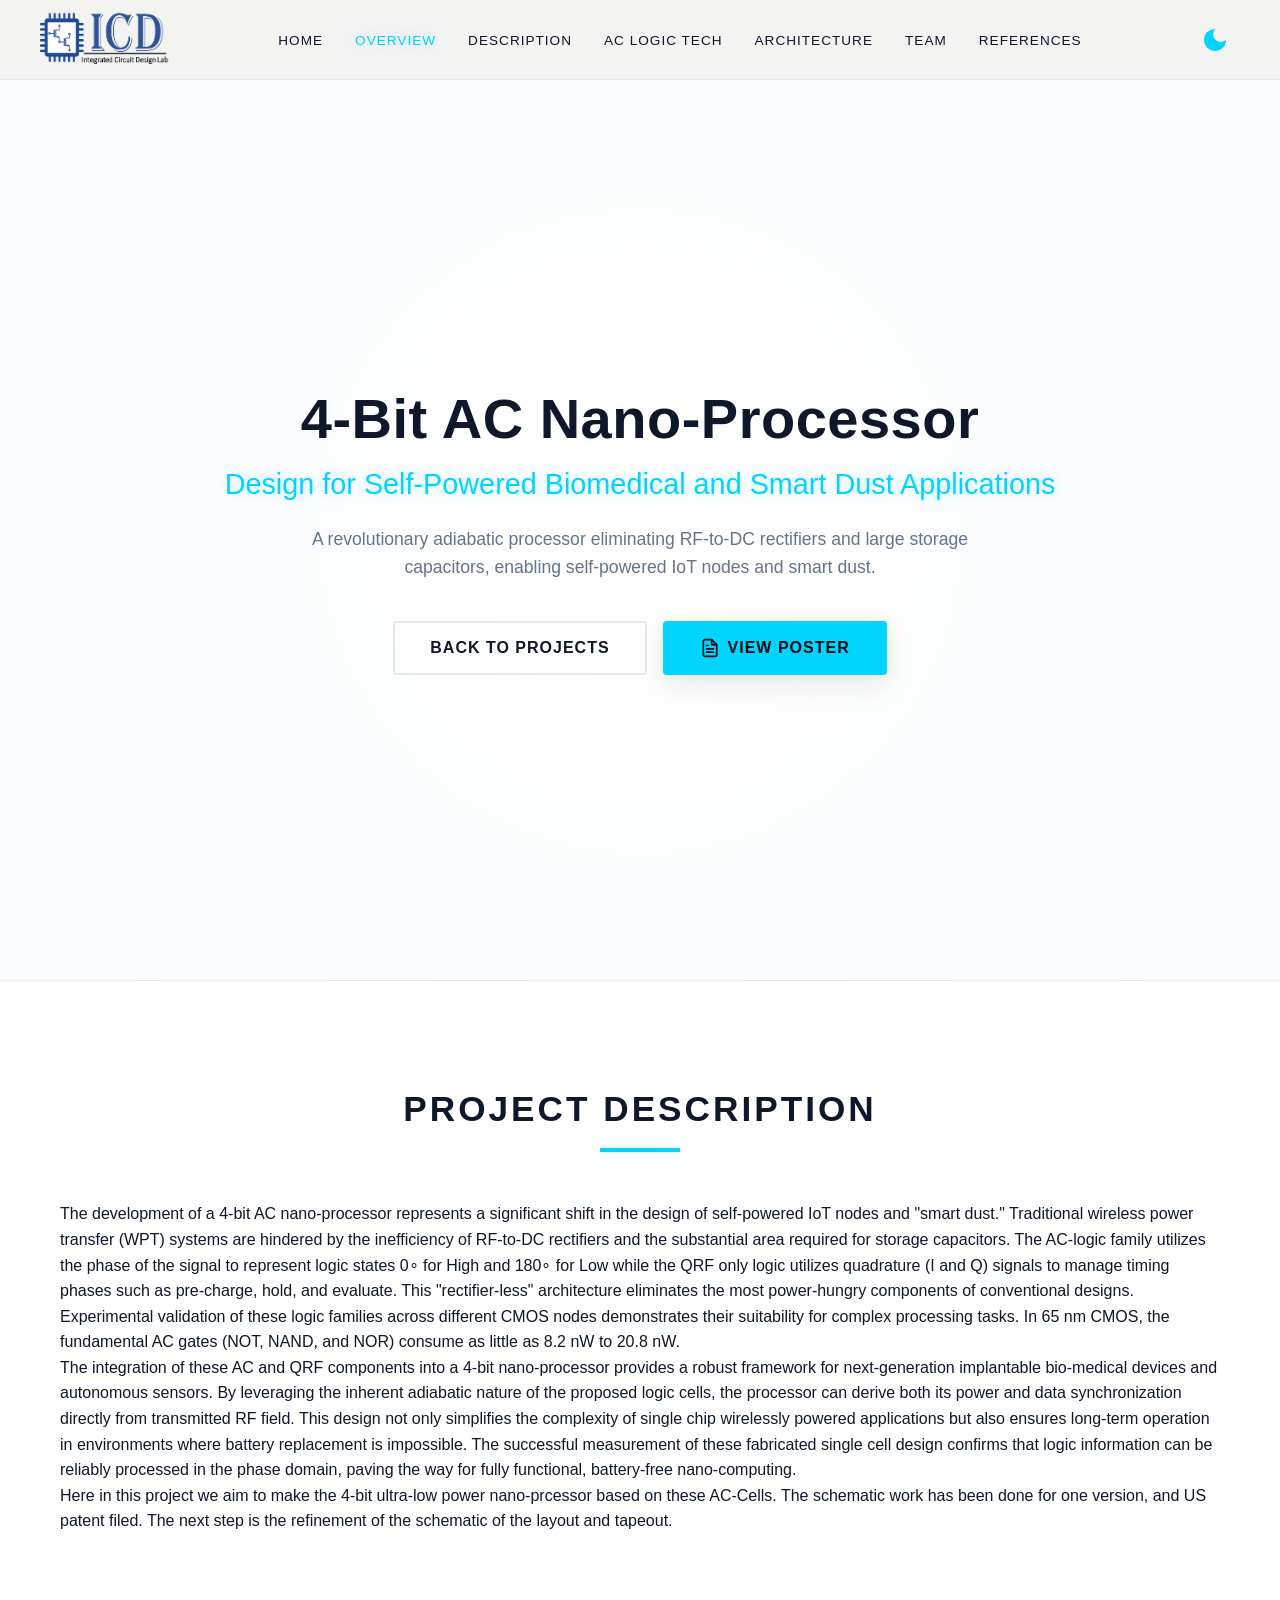
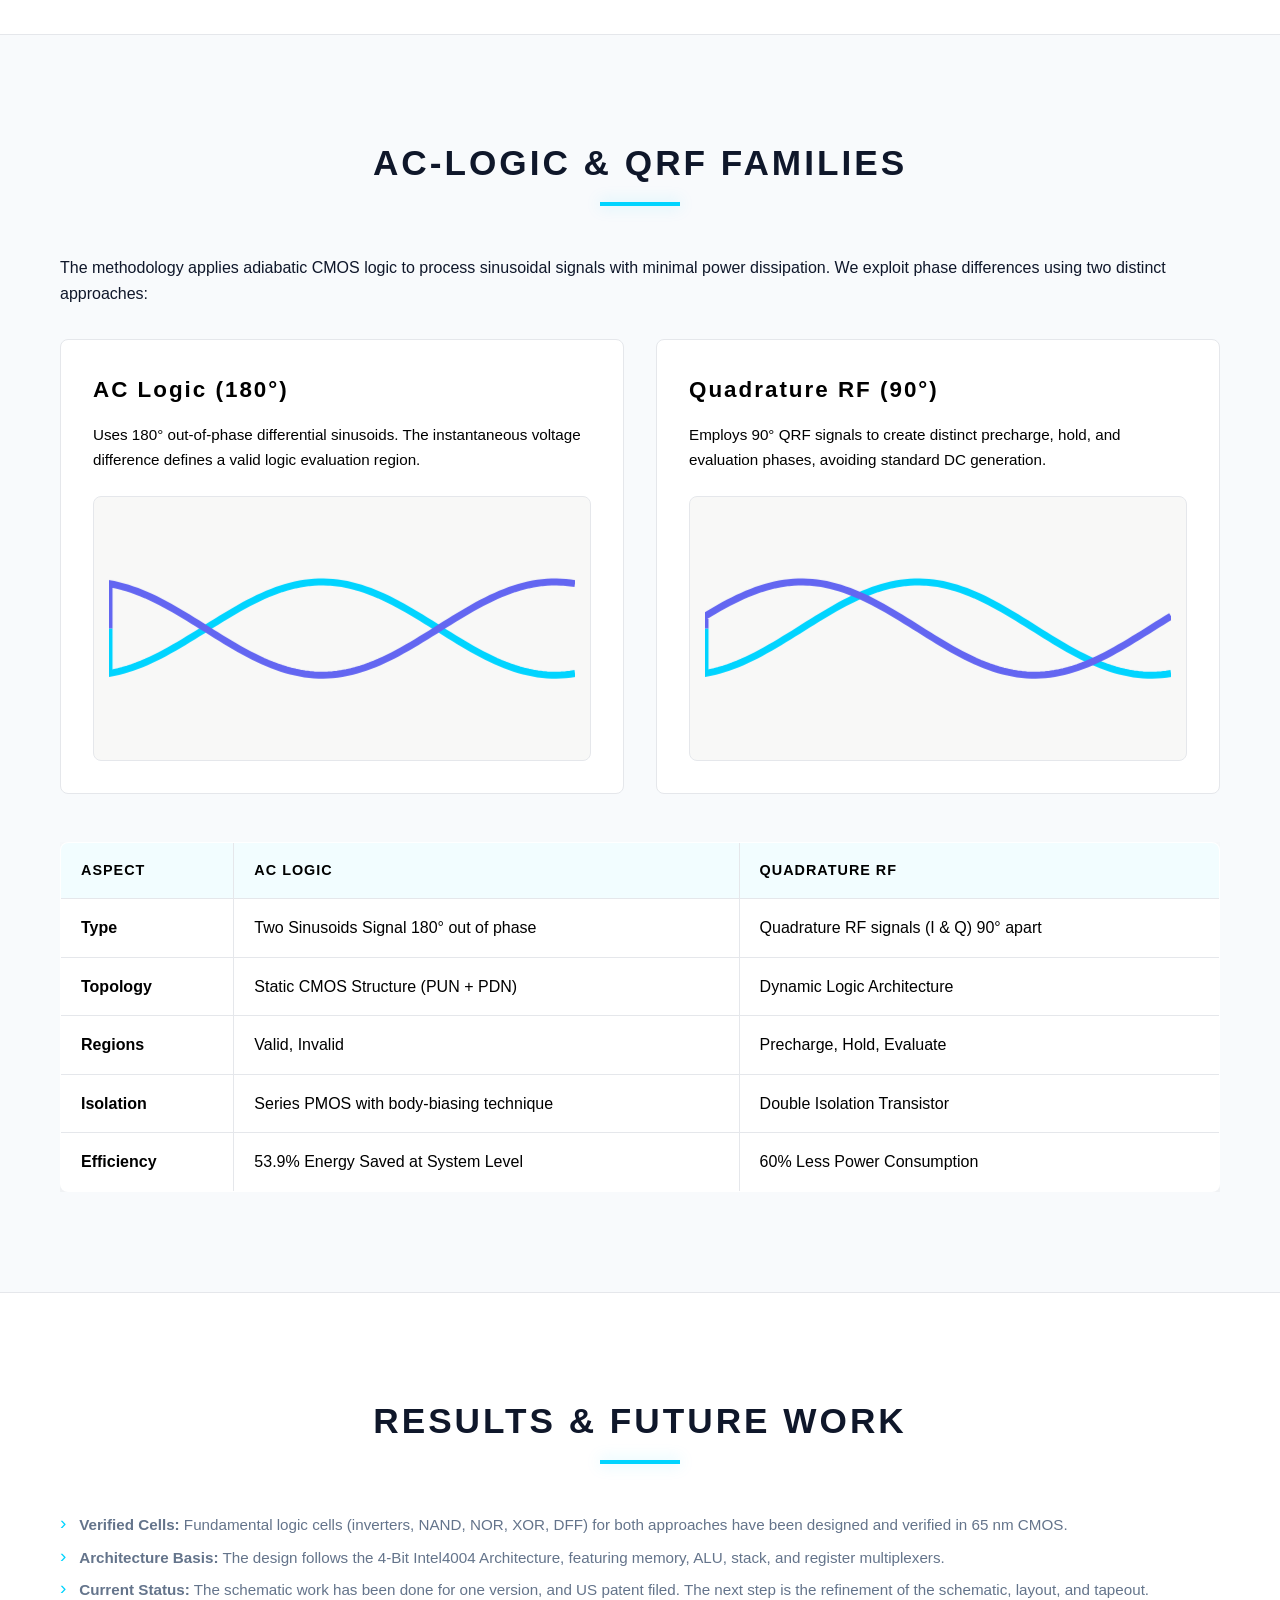
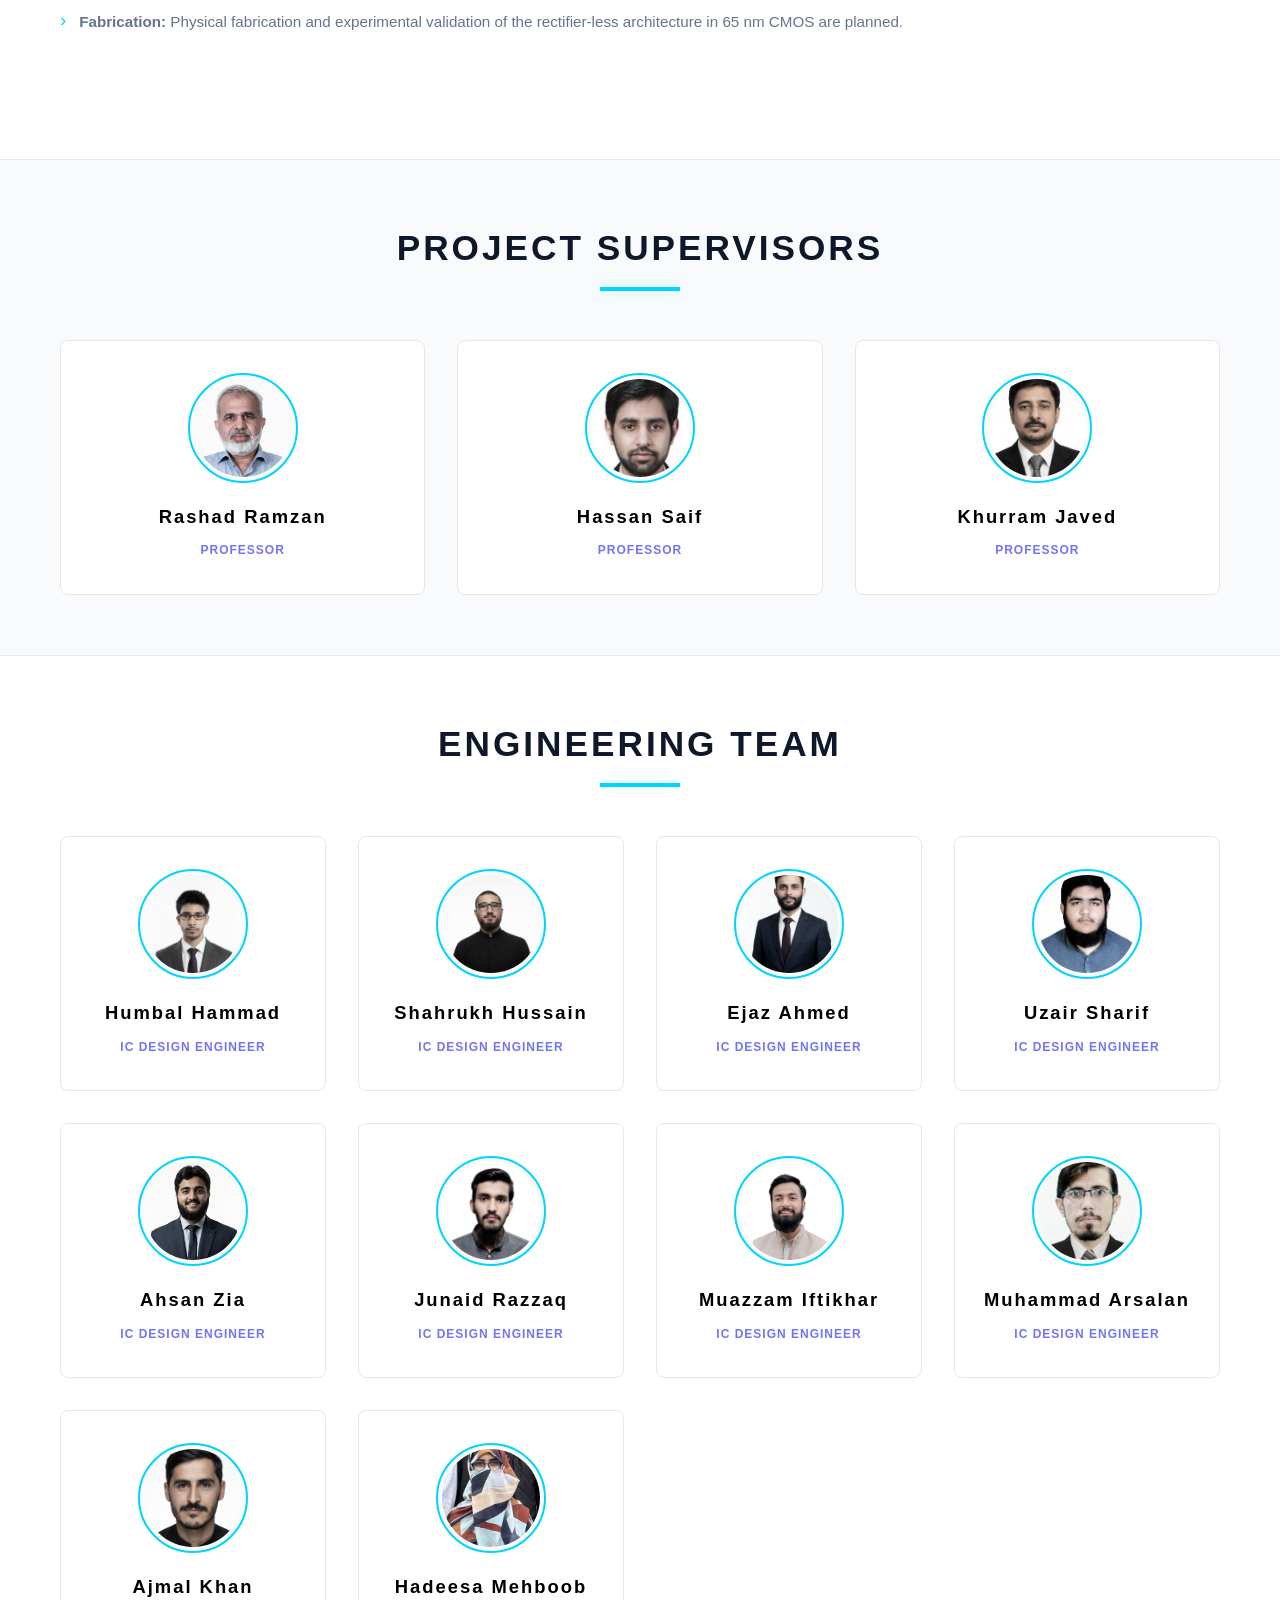
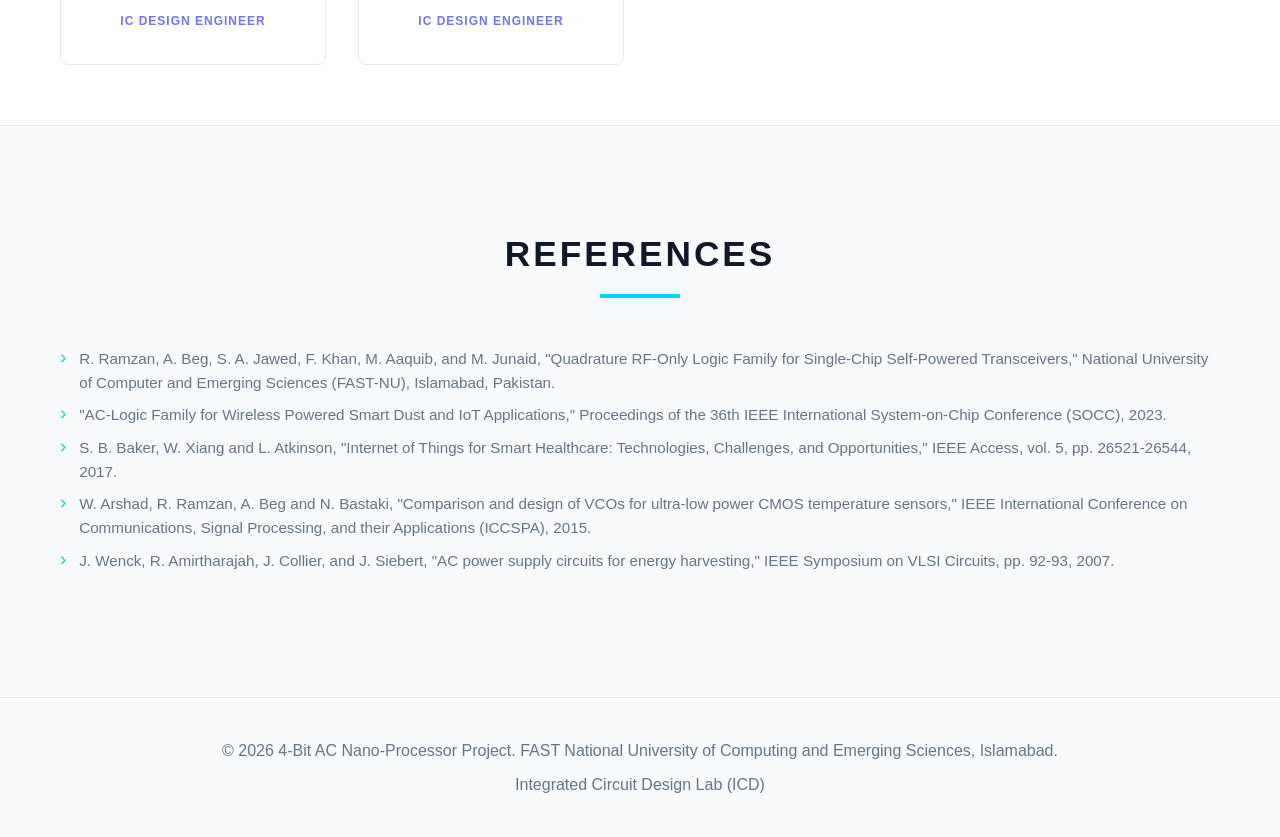
<file: src/pages/projects/nano-processor.html>
<!DOCTYPE html>
<html lang="en">
<head>
  <meta charset="UTF-8" />
  <meta name="viewport" content="width=device-width, initial-scale=1.0" />
  <meta http-equiv="X-UA-Compatible" content="IE=edge" />
  <title>4-Bit AC Nano-Processor | FAST ICD Batch 2025</title>
  <meta name="description" content="Design of a 4-Bit AC Nano-Processor for Self-Powered Biomedical and Smart Dust Applications." />
  <meta name="keywords" content="FAST University, ICD, Tapeout, VLSI, Digital Design, Smart Dust, AC Logic, Nano-Processor, Biomedical" />
  <meta name="author" content="FAST ICD Batch 2025" />

  <meta property="og:title" content="FAST ICD Batch 2025 | Tapeout Projects" />
  <meta property="og:description" content="Discover the 4-Bit AC Nano-Processor project created by FAST ICD Batch 2025 students." />
  <meta property="og:type" content="website" />
  <meta property="og:url" content="https://ficdb25.github.io/" />
  <meta property="og:image" content="https://ficdb25.github.io/assets/images/Link-Previews/Nano-Light-Screenshot.png" />
  
  <meta name="twitter:card" content="summary_large_image" />
  <meta name="twitter:title" content="FAST ICD Batch 2025 | Tapeout Projects" />
  <meta name="twitter:description" content="Design of a 4-Bit AC Nano-Processor for Self-Powered Biomedical and Smart Dust Applications." />
  <meta name="twitter:image" content="https://ficdb25.github.io/assets/images/Link-Previews/Nano-Light-Screenshot.png" />

  <link rel="canonical" href="https://ficdb25.github.io/src/pages/projects/nano-processor.html" />
  <link rel="icon" type="image/png" sizes="32x32" href="../../../assets/images/icons/Icon.png" />
  <link rel="icon" type="image/png" sizes="16x16" href="../../../assets/images/icons/Icon.png" />
  <link rel="apple-touch-icon" sizes="180x180" href="../../../assets/images/icons/Icon.png" />
  <meta name="theme-color" content="#0f172a" />
 
  <link rel="icon" type="image/png" href="../../../assets/images/icons/Icon.png">
  
  <link rel="stylesheet" href="../../css/styles.css">
  <link rel="stylesheet" href="../../css/projects.css">
  <link rel="stylesheet" href="../../css/nano_styles.css">
  
  <script src="../../js/script.js" defer></script>
  <script src="../../js/nano_script.js" defer></script>

</head>
<body>

<nav class="navbar">
  <div class="container nav-container">
    <div class="logo">
      <a href="../../../index.html">
        <img src="../../../assets/images/icons/footer-right.png" alt="Summit Logo" class="logo-2d">
      </a>
    </div>
    <ul class="nav-links">
      <li><a href="../../../index.html#home" class="nav-link">Home</a></li>
      <li><a href="#overview" class="nav-link">Overview</a></li>
      <li><a href="#challenge" class="nav-link">Description</a></li>
      <li><a href="#technology" class="nav-link">AC Logic Tech</a></li>
      <li><a href="#architecture" class="nav-link">Architecture</a></li>
      <li><a href="#team" class="nav-link">Team</a></li>
      <li><a href="#references" class="nav-link">References</a></li>
    </ul>
    <div class="theme-toggle" id="themeToggle">
      <svg class="sun-icon" viewBox="0 0 24 24"><circle cx="12" cy="12" r="5" fill="currentColor"/><line x1="12" y1="1" x2="12" y2="3" stroke="currentColor" stroke-width="2" stroke-linecap="round"/><line x1="12" y1="21" x2="12" y2="23" stroke="currentColor" stroke-width="2" stroke-linecap="round"/><line x1="4.22" y1="4.22" x2="5.64" y2="5.64" stroke="currentColor" stroke-width="2" stroke-linecap="round"/><line x1="18.36" y1="18.36" x2="19.78" y2="19.78" stroke="currentColor" stroke-width="2" stroke-linecap="round"/><line x1="1" y1="12" x2="3" y2="12" stroke="currentColor" stroke-width="2" stroke-linecap="round"/><line x1="21" y1="12" x2="23" y2="12" stroke="currentColor" stroke-width="2" stroke-linecap="round"/><line x1="4.22" y1="19.78" x2="5.64" y2="18.36" stroke="currentColor" stroke-width="2" stroke-linecap="round"/><line x1="18.36" y1="5.64" x2="19.78" y2="4.22" stroke="currentColor" stroke-width="2" stroke-linecap="round"/></svg>
      <svg class="moon-icon" viewBox="0 0 24 24"><path d="M21 12.79A9 9 0 1 1 11.21 3 7 7 0 0 0 21 12.79z" fill="currentColor" stroke="currentColor" stroke-width="1"/></svg>
    </div>
    <div class="hamburger"><span></span><span></span><span></span></div>
  </div>
</nav>


<main>
  <section class="hero" id="overview">
    <div class="container hero-container">
      <div class="hero-content">
        <h1 class="hero-title">4-Bit AC Nano-Processor</h1>
        <p class="hero-subtitle">Design for Self-Powered Biomedical and Smart Dust Applications</p>
        <p class="hero-description">
          A revolutionary adiabatic processor eliminating RF-to-DC rectifiers and large storage capacitors, enabling self-powered IoT nodes and smart dust.
        </p>
        <div class="hero-buttons" style="display: flex; gap: 1rem; align-items: center; justify-content: center;">
          <a href="../../../index.html#projects" class="btn btn-secondary">Back to Projects</a>         
          <a href="../../../assets/documents/nano/Poster_nProcessor_Final.pdf" target="_blank" class="btn btn-primary" title="View Project Poster" style="display: inline-flex; align-items: center; gap: 0.5rem;">
            <svg width="20" height="20" viewBox="0 0 24 24" fill="none" stroke="currentColor" stroke-width="2" stroke-linecap="round" stroke-linejoin="round">
              <path d="M14 2H6a2 2 0 0 0-2 2v16a2 2 0 0 0 2 2h12a2 2 0 0 0 2-2V8z"></path>
              <polyline points="14 2 14 8 20 8"></polyline>
              <line x1="16" y1="13" x2="8" y2="13"></line>
              <line x1="16" y1="17" x2="8" y2="17"></line>
              <polyline points="10 9 9 9 8 9"></polyline>
            </svg>
            View Poster
          </a>
        </div>
      </div>
    </div>
  </section>

  <section class="about" id="challenge">
    <div class="container">
      <h2 class="section-title">Project Description</h2>
      <p>
        The development of a 4-bit AC nano-processor represents a significant shift in the design of self-powered 
        IoT nodes and "smart dust." Traditional wireless power transfer (WPT) systems are hindered by the 
        inefficiency of RF-to-DC rectifiers and the substantial area required for storage capacitors. The AC-logic 
        family utilizes the phase of the signal to represent logic states 0∘ for High and 180∘ for Low while the QRF
        only logic utilizes quadrature (I and Q) signals to manage timing phases such as pre-charge, hold, and 
        evaluate. This "rectifier-less" architecture eliminates the most power-hungry components of conventional 
        designs.
      </p>
      <p>
        Experimental validation of these logic families across different CMOS nodes demonstrates their suitability 
        for complex processing tasks. In 65 nm CMOS, the fundamental AC gates (NOT, NAND, and NOR) 
        consume as little as 8.2 nW to 20.8 nW.
      </p>
      <p>
        The integration of these AC and QRF components into a 4-bit nano-processor provides a robust framework 
        for next-generation implantable bio-medical devices and autonomous sensors. By leveraging the inherent 
        adiabatic nature of the proposed logic cells, the processor can derive both its power and data 
        synchronization directly from transmitted RF field. This design not only simplifies the complexity of single
        chip wirelessly powered applications but also ensures long-term operation in environments where battery 
        replacement is impossible. The successful measurement of these fabricated single cell design confirms that 
        logic information can be reliably processed in the phase domain, paving the way for fully functional, 
        battery-free nano-computing.
      </p>
      <p>
        Here in this project we aim to make the 4-bit ultra-low power nano-prcessor based on these AC-Cells. The 
        schematic work has been done for one version, and US patent filed. The next step is the refinement of the 
        schematic of the layout and tapeout.
      </p>
    </div>
  </section>

  <section class="projects" id="technology">
    <div class="container">
      <h2 class="section-title">AC-Logic & QRF Families</h2>
      <p>
        The methodology applies adiabatic CMOS logic to process sinusoidal signals with minimal power dissipation. We exploit phase differences using two distinct approaches:
      </p>
      
      <div class="animation-container">
        <div class="diagram-card interactive-card">
          <h3>AC Logic (180&deg;)</h3>
          <p class="diagram-desc">Uses 180&deg; out-of-phase differential sinusoids. The instantaneous voltage difference defines a valid logic evaluation region.</p>
          <div class="svg-wrapper">
            <svg class="wave-svg ac-svg" viewBox="0 0 200 100">
              <path class="path-wave1" d="M 0 50 Q 25 0, 50 50 T 100 50 T 150 50 T 200 50" />
              <path class="path-wave2" d="M 0 50 Q 25 100, 50 50 T 100 50 T 150 50 T 200 50" />
            </svg>
          </div>
        </div>

        <div class="diagram-card interactive-card">
          <h3>Quadrature RF (90&deg;)</h3>
          <p class="diagram-desc">Employs 90&deg; QRF signals to create distinct precharge, hold, and evaluation phases, avoiding standard DC generation.</p>
          <div class="svg-wrapper">
            <svg class="wave-svg quadrature-svg" viewBox="0 0 200 100">
              <path class="path-wave1" d="M 0 50 Q 25 70 50 70 Q 75 30 100 50 Q 125 30 150 30 Q 175 70 200 50" />
              <path class="path-wave2" d="M 0 70 Q 25 30 50 50 Q 75 30 100 30 Q 125 70 150 50 Q 175 70 200 70" />
            </svg>
          </div>
        </div>
      </div>

      <div class="table-container">
        <table class="comparison-table">
          <thead>
            <tr>
              <th>Aspect</th>
              <th>AC Logic</th>
              <th>Quadrature RF</th>
            </tr>
          </thead>
          <tbody>
            <tr>
              <td><strong>Type</strong></td>
              <td>Two Sinusoids Signal 180&deg; out of phase</td>
              <td>Quadrature RF signals (I & Q) 90&deg; apart</td>
            </tr>
            <tr>
              <td><strong>Topology</strong></td>
              <td>Static CMOS Structure (PUN + PDN)</td>
              <td>Dynamic Logic Architecture</td>
            </tr>
            <tr>
              <td><strong>Regions</strong></td>
              <td>Valid, Invalid</td>
              <td>Precharge, Hold, Evaluate</td>
            </tr>
            <tr>
              <td><strong>Isolation</strong></td>
              <td>Series PMOS with body-biasing technique</td>
              <td>Double Isolation Transistor</td>
            </tr>
            <tr>
              <td><strong>Efficiency</strong></td>
              <td>53.9% Energy Saved at System Level</td>
              <td>60% Less Power Consumption</td>
            </tr>
          </tbody>
        </table>
      </div>
    </div>
  </section>

  <section class="skills" id="architecture">
    <div class="container">
      <h2 class="section-title">Results & Future Work</h2>
      <ul class="project-highlights">
        <li><strong>Verified Cells:</strong> Fundamental logic cells (inverters, NAND, NOR, XOR, DFF) for both approaches have been designed and verified in 65 nm CMOS.</li>
        <li><strong>Architecture Basis:</strong> The design follows the 4-Bit Intel4004 Architecture, featuring memory, ALU, stack, and register multiplexers.</li>
        <li><strong>Current Status:</strong> The schematic work has been done for one version, and US patent filed. The next step is the refinement of the schematic, layout, and tapeout.</li>
        <li><strong>Fabrication:</strong> Physical fabrication and experimental validation of the rectifier-less architecture in 65 nm CMOS are planned.</li>
      </ul>
    </div>
  </section>

  <!-- Supervisors -->
  <section class="team-section" id="supervisors">
    <div class="container">
      <h2 class="section-title">Project Supervisors</h2>
      <div class="team-grid">
        
        <div class="team-member-card interactive-card">
          <div class="avatar-wrapper">
            <img src="../../../assets/images/Supervisors/Rashad_Ramzan.jpg" alt="Rashad Ramzan" class="team-avatar">
          </div>
          <div class="member-info">
            <h3>Rashad Ramzan</h3>
             <span class="member-role">Professor</span>
          </div>
        </div>

        <div class="team-member-card interactive-card">
          <div class="avatar-wrapper">
            <img src="../../../assets/images/Supervisors/Hassan_Saif.jpg" alt="Hassan Saif" class="team-avatar">
          </div>
          <div class="member-info">
            <h3>Hassan Saif</h3>
            <span class="member-role">Professor</span>
          </div>
        </div>


        <div class="team-member-card interactive-card">
          <div class="avatar-wrapper">
            <img src="../../../assets/images/Supervisors/Khurram_Javed.jpg" alt="Khurram Javed" class="team-avatar">
          </div>
          <div class="member-info">
            <h3>Khurram Javed</h3>
            <span class="member-role">Professor</span>
          </div>
        </div>
      </div>
    </div>
  </section>

  <section class="team-section" id="team">
    <div class="container">
      <h2 class="section-title">Engineering Team</h2>
      <div class="team-grid">

        <div class="team-member-card interactive-card">
          <div class="avatar-wrapper">
            <img src="../../../assets/images/batch25/Humbal_Hammad.jpg" alt="Humbal Hammad" class="team-avatar">
          </div>
          <div class="member-info">
            <h3>Humbal Hammad</h3>
            <span class="member-role">IC Design Engineer</span>
          </div>
        </div>

        <div class="team-member-card interactive-card">
          <div class="avatar-wrapper">
            <img src="../../../assets/images/batch25/Sharukh_Hussain.jpg" alt="Shahrukh Hussain" class="team-avatar">
          </div>
          <div class="member-info">
            <h3>Shahrukh Hussain</h3>
            <span class="member-role">IC Design Engineer</span>
          </div>
        </div>

        <div class="team-member-card interactive-card">
          <div class="avatar-wrapper">
            <img src="../../../assets/images/batch25/Ejaz_Ahmad_Khanzada.jpg" alt="Ejaz Ahmed" class="team-avatar">
          </div>
          <div class="member-info">
            <h3>Ejaz Ahmed</h3>
            <span class="member-role">IC Design Engineer</span>
          </div>
        </div>

        <div class="team-member-card interactive-card">
          <div class="avatar-wrapper">
            <img src="../../../assets/images/batch25/Muhammad_Uzair.jpg" alt="Uzair Sharif" class="team-avatar">
          </div>
          <div class="member-info">
            <h3>Uzair Sharif</h3>
            <span class="member-role">IC Design Engineer</span>
          </div>
        </div>

        <div class="team-member-card interactive-card">
          <div class="avatar-wrapper">
            <img src="../../../assets/images/batch25/Ahsan_Zia.jpg" alt="Ahsan Zia" class="team-avatar">
          </div>
          <div class="member-info">
            <h3>Ahsan Zia</h3>
            <span class="member-role">IC Design Engineer</span>
          </div>
        </div>

        <div class="team-member-card interactive-card">
          <div class="avatar-wrapper">
            <img src="../../../assets/images/batch25/Junaid_Razaq.jpg" alt="Junaid Razzaq" class="team-avatar">
          </div>
          <div class="member-info">
            <h3>Junaid Razzaq</h3>
            <span class="member-role">IC Design Engineer</span>
          </div>
        </div>

        <div class="team-member-card interactive-card">
          <div class="avatar-wrapper">
            <img src="../../../assets/images/batch25/Muazzam_Iftikhar.jpg" alt="Muazzam Iftikhar" class="team-avatar">
          </div>
          <div class="member-info">
            <h3>Muazzam Iftikhar</h3>
            <span class="member-role">IC Design Engineer</span>
          </div>
        </div>

        <div class="team-member-card interactive-card">
          <div class="avatar-wrapper">
            <img src="../../../assets/images/batch25/Muhammad_Arslan.jpg" alt="Muhammad Arsalan" class="team-avatar">
          </div>
          <div class="member-info">
            <h3>Muhammad Arsalan</h3>
            <span class="member-role">IC Design Engineer</span>
          </div>
        </div>

        <div class="team-member-card interactive-card">
          <div class="avatar-wrapper">
            <img src="../../../assets/images/batch25/Ajmal_Khan.jpg" alt="Ajmal Khan" class="team-avatar">
          </div>
          <div class="member-info">
            <h3>Ajmal Khan</h3>
            <span class="member-role">IC Design Engineer</span>
          </div>
        </div>

        <div class="team-member-card interactive-card">
          <div class="avatar-wrapper">
            <img src="../../../assets/images/batch25/Hadeesa.jpg" alt="Hadeesa Mehboob" class="team-avatar">
          </div>
          <div class="member-info">
            <h3>Hadeesa Mehboob</h3>
            <span class="member-role">IC Design Engineer</span>
          </div>
        </div>

      </div>
    </div>
  </section>

  <section class="skills" id="references">
    <div class="container">
      <h2 class="section-title">References</h2>
      <ol class="project-highlights">
        <li>R. Ramzan, A. Beg, S. A. Jawed, F. Khan, M. Aaquib, and M. Junaid, "Quadrature RF-Only Logic Family for Single-Chip Self-Powered Transceivers," National University of Computer and Emerging Sciences (FAST-NU), Islamabad, Pakistan.</li>
        <li>"AC-Logic Family for Wireless Powered Smart Dust and IoT Applications," Proceedings of the 36th IEEE International System-on-Chip Conference (SOCC), 2023.</li>
        <li>S. B. Baker, W. Xiang and L. Atkinson, "Internet of Things for Smart Healthcare: Technologies, Challenges, and Opportunities," IEEE Access, vol. 5, pp. 26521-26544, 2017.</li>
        <li>W. Arshad, R. Ramzan, A. Beg and N. Bastaki, "Comparison and design of VCOs for ultra-low power CMOS temperature sensors," IEEE International Conference on Communications, Signal Processing, and their Applications (ICCSPA), 2015.</li>
        <li>J. Wenck, R. Amirtharajah, J. Collier, and J. Siebert, "AC power supply circuits for energy harvesting," IEEE Symposium on VLSI Circuits, pp. 92-93, 2007.</li>
      </ol>
    </div>
  </section>
</main>

<footer class="footer">
  <div class="container">
    <p>&copy; 2026 4-Bit AC Nano-Processor Project. FAST National University of Computing and Emerging Sciences, Islamabad.</p>
    <p>Integrated Circuit Design Lab (ICD)</p>
  </div>
</footer>
</body>
</html>
</file>
<file: src/css/styles.css>
/* ==================== CSS VARIABLES (NEW THEME PALETTE) ==================== */
:root {
  --bg-main: #050a14;
  --bg-surface: #0f172a;

  --accent-primary: #00d4ff;
  --accent-secondary: #6366f1;

  --border-main: #1e293b;

  --text-main: #f1f5f9;
  --text-muted: #94a3b8;

  --shadow: 0 10px 30px rgba(0, 0, 0, 0.9);
  --glow: 0 0 20px rgba(0, 212, 255, 0.4);
  --glow-strong: 0 0 35px rgba(0, 212, 255, 0.8);
}
/* ==================== LIGHT MODE - SILICON VALLEY ==================== */
:root.light-mode {
  --bg-main: #f8fafc;
  --bg-surface: #ffffff;

  --accent-primary: #00d4ff;
  --accent-secondary: #6366f1;

  --border-main: #e5e7eb;

  --text-main: #0f172a;
  --text-muted: #64748b;

  --shadow: 0 10px 30px rgba(0, 0, 0, 0.08);
  --glow: 0 0 15px rgba(0, 212, 255, 0.25);
  --glow-strong: 0 0 25px rgba(0, 212, 255, 0.4);
}

/* ==================== GLOBAL STYLES ==================== */
* {
  margin: 0;
  padding: 0;
  box-sizing: border-box;
}

html {
  scroll-behavior: smooth;
  background-color: var(--bg-main);
}

body {
  font-family:
    intel-one-display,
    -apple-system,
    BlinkMacSystemFont,
    "Segoe UI",
    Roboto,
    Helvetica,
    Arial,
    sans-serif;
  color: var(--text-main);
  line-height: 1.6;
  background-color: var(--bg-main);
  overflow-x: hidden;
}

.container {
  max-width: 1200px;
  margin: 0 auto;
  padding: 0 20px;
}

/* ==================== NAVIGATION ==================== */
.navbar {
  background-color: rgba(4, 11, 17, 0.95);
  backdrop-filter: blur(10px);
  border-bottom: 1px solid var(--border-main);
  position: sticky;
  top: 0;
  z-index: 100;
  display: flex; /* make navbar items align easily */
  align-items: center; /* vertically centers logo + links */
  padding: 0 20px; /* horizontal padding */
  height: 80px; /* optional fixed navbar height */
  transition: all 0.3s ease;
}

:root.light-mode .navbar {
  background-color: rgba(243, 243, 242, 0.95);
}

.nav-container {
  display: flex;
  justify-content: space-between;
  align-items: center;
  padding: 1rem 0;
  width: 100%;
}

.logo {
  font-size: 2rem;
  font-weight: 900;
  color: var(--accent-primary);
  letter-spacing: 2px;
  text-shadow: var(--glow);
  cursor: pointer;
}

.logo-3d {
  width: 50px;
  height: auto; /* prevents vertical stretching */
  aspect-ratio: 1 / 1; /* keeps it square */
  display: block;
  object-fit: contain;

  animation: rotateLogo 6s infinite linear;
  filter: drop-shadow(0 0 8px rgba(206, 224, 86, 0.6));
  transition: filter 0.3s ease;
  flex-shrink: 0;
}

.logo:hover .logo-3d {
  filter: drop-shadow(0 0 16px rgba(206, 224, 86, 1))
    drop-shadow(0 0 8px rgba(235, 198, 29, 0.8));
  animation-duration: 3s;
}

.logo-2d {
  width: 130px;
  height: auto; /* prevents vertical stretching */
  aspect-ratio: 1 / 1; /* keeps it square */
  display: block;
  object-fit: contain;
  transition: filter 0.3s ease;
  flex-shrink: 0;
}

.cube-group {
  animation: floatCube 3s ease-in-out infinite;
}

.cube-2 {
  animation: floatCube 3.5s ease-in-out infinite;
}

.cube-3 {
  animation: floatCube 4s ease-in-out infinite;
}

.accent-line {
  animation: shimmer 2s ease-in-out infinite;
}

@keyframes rotateLogo {
  0% {
    transform: rotateX(0deg) rotateY(0deg) rotateZ(0deg);
  }
  25% {
    transform: rotateX(10deg) rotateY(90deg) rotateZ(5deg);
  }
  50% {
    transform: rotateX(20deg) rotateY(180deg) rotateZ(10deg);
  }
  75% {
    transform: rotateX(10deg) rotateY(270deg) rotateZ(5deg);
  }
  100% {
    transform: rotateX(0deg) rotateY(360deg) rotateZ(0deg);
  }
}

@keyframes floatCube {
  0%,
  100% {
    transform: translateY(0px);
    opacity: 0.8;
  }
  50% {
    transform: translateY(-8px);
    opacity: 1;
  }
}

@keyframes shimmer {
  0%,
  100% {
    opacity: 0.3;
    stroke-width: 0.5;
  }
  50% {
    opacity: 0.8;
    stroke-width: 1;
  }
}

@keyframes pixelFlicker {
  0%,
  100% {
    text-shadow:
      4px 4px 0px var(--accent-secondary),
      8px 8px 0px rgba(206, 224, 86, 0.5);
  }
  50% {
    text-shadow:
      4px 4px 0px var(--accent-secondary),
      8px 8px 0px rgba(206, 224, 86, 0.3);
  }
}

@keyframes pixelPulse {
  0%,
  100% {
    transform: scale(1);
    text-shadow:
      3px 3px 0px var(--accent-secondary),
      6px 6px 0px rgba(206, 224, 86, 0.4);
  }
  50% {
    transform: scale(1.02);
    text-shadow:
      3px 3px 0px var(--accent-secondary),
      6px 6px 0px rgba(206, 224, 86, 0.6);
  }
}

.nav-links {
  display: flex;
  list-style: none;
  gap: 2rem;
}

.nav-link {
  text-decoration: none;
  color: var(--text-main);
  font-weight: 500;
  text-transform: uppercase;
  font-size: 0.85rem;
  letter-spacing: 1px;
  transition:
    color 0.3s ease,
    text-shadow 0.3s ease;
  position: relative;
}

.nav-link::after {
  content: "";
  position: absolute;
  bottom: -5px;
  left: 0;
  width: 0;
  height: 2px;
  background-color: var(--accent-primary);
  transition: width 0.3s ease;
  box-shadow: var(--glow);
}

.nav-link:hover {
  color: var(--accent-primary);
  text-shadow: var(--glow);
}

.nav-link:hover::after {
  width: 100%;
}

.hamburger {
  display: none;
  flex-direction: column;
  cursor: pointer;
  gap: 5px;
}

.hamburger span {
  width: 25px;
  height: 3px;
  background-color: var(--accent-primary);
  border-radius: 2px;
}

/* ==================== THEME TOGGLE ==================== */
html,
body,
.navbar,
.hero,
.about,
.education,
.experience,
.projects,
.skills,
.contact {
  transition:
    background-color 0.4s ease,
    color 0.4s ease;
}

.btn,
.card,
.nav-link,
.section-title,
.hero-title,
.hero-subtitle,
h1,
h2,
h3,
p {
  transition:
    color 0.4s ease,
    border-color 0.4s ease,
    text-shadow 0.4s ease;
}

.theme-toggle {
  display: flex;
  align-items: center;
  justify-content: center;
  width: 50px;
  height: 50px;
  cursor: pointer;
  position: relative;
  background: none;
  border: none;
}

.sun-icon,
.moon-icon {
  width: 28px;
  height: 28px;
  color: var(--accent-primary);
  position: absolute;
  transition:
    transform 0.5s cubic-bezier(0.68, -0.55, 0.265, 1.55),
    opacity 0.5s ease;
}

.sun-icon {
  opacity: 1;
  transform: rotate(0deg) scale(1);
}
.moon-icon {
  opacity: 0;
  transform: rotate(-180deg) scale(0);
}
:root.light-mode .sun-icon {
  opacity: 0;
  transform: rotate(180deg) scale(0);
}
:root.light-mode .moon-icon {
  opacity: 1;
  transform: rotate(0deg) scale(1);
}

.theme-toggle:hover .sun-icon {
  filter: drop-shadow(0 0 8px var(--glow));
  transform: rotate(20deg) scale(1.1);
}

.theme-toggle:hover .moon-icon {
  filter: drop-shadow(0 0 8px var(--glow));
  transform: rotate(-160deg) scale(1.1);
}

/* ==================== HERO SECTION ==================== */
.hero {
  position: relative;
  min-height: 100vh;
  display: flex;
  align-items: center;
  justify-content: center;
  background: radial-gradient(
    circle at center,
    var(--bg-surface) 0%,
    var(--bg-main) 100%
  );
  overflow: hidden;
}

#hero-canvas {
  position: absolute;
  top: 0;
  left: 0;
  width: 100%;
  height: 100%;
  z-index: 0;
  opacity: 0.4;
}

.hero-container {
  position: relative;
  z-index: 1;
}

.hero-content {
  text-align: center;
}

.hero-title {
  font-family: intel-one-display-large, Helvetica, Arial, sans-serif;
  font-size: 3.5rem;
  font-weight: 700;
  margin-bottom: 0.5rem;
  color: var(--text-main);
  letter-spacing: 0.5px;
  line-height: 1.2;
  text-shadow: none;
}

.hero-subtitle {
  font-size: 1.8rem;
  font-weight: 400;
  color: var(--accent-primary);
  margin-bottom: 1.5rem;
  height: 2.5rem;
  text-shadow: var(--glow);
}

.cursor {
  animation: blink 1s infinite;
  color: var(--accent-primary);
}
@keyframes blink {
  0%,
  100% {
    opacity: 1;
  }
  50% {
    opacity: 0;
  }
}

.hero-description {
  font-size: 1.1rem;
  margin-bottom: 2.5rem;
  color: var(--text-muted);
  max-width: 700px;
  margin-left: auto;
  margin-right: auto;
}

.hero-buttons {
  display: flex;
  gap: 1.5rem;
  justify-content: center;
  flex-wrap: wrap;
}

/* ==================== BUTTONS ==================== */
.btn {
  padding: 12px 35px;
  border-radius: 4px;
  text-decoration: none;
  font-weight: 600;
  text-transform: uppercase;
  letter-spacing: 1px;
  transition: all 0.3s ease;
  cursor: pointer;
  border: 2px solid transparent;
  display: inline-block;
  position: relative;
  overflow: hidden;
}

.btn-primary {
  background-color: var(--accent-primary);
  color: #040b11; /* Always dark text on light accent */
  box-shadow:
    var(--shadow),
    0 0 10px rgba(206, 224, 86, 0.3);
}

.btn-primary:hover {
  background-color: transparent;
  border-color: var(--accent-primary);
  color: var(--accent-primary);
  box-shadow: var(--glow-strong);
  transform: translateY(-3px);
}

.btn-secondary {
  background-color: transparent;
  border-color: var(--border-main);
  color: var(--text-main);
}

.btn-secondary:hover {
  border-color: var(--accent-primary);
  background-color: rgba(206, 224, 86, 0.1);
  color: var(--accent-primary);
  box-shadow: var(--glow);
  transform: translateY(-3px);
}

/* ==================== SECTIONS & CARDS ==================== */
section {
  padding: 100px 0;
  position: relative;
}

section:nth-child(even) {
  background-color: var(--bg-surface);
  border-top: 1px solid var(--border-main);
  border-bottom: 1px solid var(--border-main);
}

.section-title {
  font-family:
    intel-one-display,
    -apple-system,
    BlinkMacSystemFont,
    "Segoe UI",
    Roboto,
    sans-serif;
  font-size: 2.2rem;
  font-weight: 700;
  text-align: center;
  margin-bottom: 4rem;
  color: var(--text-main);
  text-transform: uppercase;
  letter-spacing: 3px;
  position: relative;
}

.section-title::after {
  content: "";
  position: absolute;
  bottom: -15px;
  left: 50%;
  transform: translateX(-50%);
  width: 80px;
  height: 4px;
  background-color: var(--accent-primary);
  box-shadow: var(--glow);
}

/* INTERACTIVE CARD EFFECT */
.interactive-card {
  transform-style: preserve-3d;
  transition:
    transform 0.1s ease,
    box-shadow 0.3s ease,
    border-color 0.3s ease;
}

.interactive-card:hover {
  box-shadow: var(--glow);
  border-color: var(--accent-primary) !important;
}

/* ==================== MAP CARD STYLE ==================== */
.map-card {
  position: relative; /* establishes positioning context */
  display: block;
  overflow: hidden;
  border-radius: auto;
  height: 23.8vh; /* keep container size fixed */
  text-decoration: none;
}

.map-preview {
  position: absolute; /* removes it from flex/normal flow */
  inset: 0; /* shorthand for top:0 right:0 bottom:0 left:0 */
  width: 100%;
  height: 100%;
  object-fit: cover;
}

/* ==================== ABOUT SECTION ==================== */
.about-text p {
  font-size: 1.1rem;
  color: var(--text-muted);
  margin-bottom: 1.5rem;
}

.about-info {
  background: rgba(45, 50, 44, 0.4); /* Based on bg-surface */
  padding: 2rem;
  border: 1px solid var(--border-main);
  border-radius: 8px;
  display: flex;
  gap: 3rem;
  flex-wrap: wrap;
  margin-top: 2rem;
}

:root.light-mode .about-info {
  background: rgba(243, 243, 242, 0.6);
}

.info-item .label {
  color: var(--accent-primary);
  margin-right: 10px;
  font-weight: 700;
}

.info-item a {
  color: var(--text-main);
  text-decoration: none;
  transition: color 0.3s ease;
}
.info-item a:hover {
  color: var(--accent-primary);
  text-shadow: var(--glow);
}


.social-btn {
  display: inline-flex;
  align-items: center;
  justify-content: center;
  gap: 8px; /* Adds a nice space between the icon and the text */
}
/* ==================== EDUCATION SECTION ==================== */
.education-timeline {
  position: relative;
  padding: 2rem 0;
}

.education-timeline::before {
  content: "";
  position: absolute;
  left: 50%;
  transform: translateX(-50%);
  width: 2px;
  height: 100%;
  background-color: var(--border-main);
}

.timeline-item {
  margin-bottom: 4rem;
  display: flex;
  justify-content: space-between;
  align-items: center;
  gap: 2rem;
}

.timeline-item:nth-child(even) {
  flex-direction: row-reverse;
}

.timeline-marker {
  width: 20px;
  height: 20px;
  background: var(--bg-main);
  border: 4px solid var(--accent-secondary);
  border-radius: 50%;
  z-index: 2;
  transition: all 0.3s ease;
}

.timeline-item:hover .timeline-marker {
  background: var(--accent-primary);
  border-color: var(--accent-primary);
  box-shadow: var(--glow-strong);
}

.timeline-content {
  width: calc(50% - 2rem);
  background: rgba(45, 50, 44, 0.4);
  border: 1px solid var(--border-main);
  padding: 2rem;
  border-radius: 8px;
}
:root.light-mode .timeline-content {
  background: rgba(243, 243, 242, 0.6);
}

h3 {
  font-family:
    intel-one-display,
    -apple-system,
    BlinkMacSystemFont,
    "Segoe UI",
    Roboto,
    sans-serif;
  font-size: 1.4rem;
  letter-spacing: 2px;
  text-shadow: none;
}

.timeline-content h3 {
  color: var(--accent-primary);
  margin-bottom: 0.5rem;
  font-size: 1.3rem;
}

.institution {
  font-weight: 700;
  color: var(--text-main);
}

.duration {
  color: var(--text-muted);
  font-size: 0.9rem;
  margin-bottom: 1rem;
  font-style: italic;
}

.timeline-content ul {
  list-style: none;
}

.timeline-content li {
  color: var(--text-muted);
  margin-bottom: 0.5rem;
  padding-left: 1.5rem;
  position: relative;
}

.timeline-content li::before {
  content: "▹";
  position: absolute;
  left: 0;
  color: var(--accent-primary);
  font-weight: bold;
}

/* ==================== EXPERIENCE SECTION ==================== */
.experience-list {
  display: grid;
  grid-template-columns: 1fr;
  gap: 2rem;
}

.experience-card {
  background: rgba(45, 50, 44, 0.3);
  border: 1px solid var(--border-main);
  border-left: 4px solid var(--accent-primary);
  padding: 2.5rem;
  border-radius: 4px;
}
:root.light-mode .experience-card {
  background: rgba(243, 243, 242, 0.6);
}

.experience-header {
  display: flex;
  justify-content: space-between;
  align-items: center;
  border-bottom: 1px solid var(--border-main);
  padding-bottom: 1rem;
  margin-bottom: 1rem;
}

.experience-card h3 {
  color: var(--text-main);
  font-size: 1.4rem;
}

.experience-date {
  color: var(--accent-primary);
  font-weight: 700;
  text-shadow: 0 0 5px rgba(206, 224, 86, 0.3);
}

.experience-company {
  color: var(--text-muted);
  font-size: 1.1rem;
  margin-bottom: 1.5rem;
}

.experience-details {
  list-style: none;
}

.experience-details li {
  color: var(--text-muted);
  margin-bottom: 0.8rem;
  padding-left: 1.5rem;
  position: relative;
}

.experience-details li::before {
  content: "■";
  position: absolute;
  left: 0;
  top: 2px;
  font-size: 0.8rem;
  color: var(--accent-secondary);
}

/* ==================== PROJECTS SECTION ==================== */
.projects-grid {
  display: grid;
  grid-template-columns: repeat(auto-fit, minmax(320px, 1fr));
  gap: 2rem;
}

.project-card {
  background: rgba(4, 11, 17, 0.8);
  border: 1px solid var(--border-main);
  padding: 2rem;
  border-radius: 8px;
  position: relative;
}
:root.light-mode .project-card {
  background: rgba(243, 243, 242, 0.8);
}

.project-card::before {
  content: "";
  position: absolute;
  top: 0;
  left: 0;
  width: 100%;
  height: 3px;
  background-color: var(--accent-primary);
}

.project-card h3 {
  color: var(--text-main);
  margin-bottom: 0.5rem;
  font-size: 1.2rem;
}

.project-date {
  color: var(--accent-secondary);
  font-size: 0.85rem;
  margin-bottom: 1rem;
  font-weight: bold;
}

.project-description {
  color: var(--text-muted);
  margin-bottom: 1.5rem;
}

.project-highlights {
  list-style: none;
  margin-bottom: 1.5rem;
}

.project-highlights li {
  color: var(--text-muted);
  font-size: 0.95rem;
  margin-bottom: 0.5rem;
  padding-left: 1.2rem;
  position: relative;
}
.project-highlights li::before {
  content: "›";
  position: absolute;
  left: 0;
  color: var(--accent-primary);
  font-size: 1.2rem;
  line-height: 1;
}

.project-tags {
  display: flex;
  gap: 0.5rem;
  flex-wrap: wrap;
}

.tag {
  background: rgba(206, 224, 86, 0.1);
  color: var(--accent-primary);
  padding: 0.3rem 0.8rem;
  border-radius: 2px;
  font-size: 0.8rem;
  font-weight: 600;
  border: 1px solid var(--accent-secondary);
  text-transform: uppercase;
  letter-spacing: 0.5px;
}

/* ==================== SKILLS SECTION ==================== */
.skills-grid {
  display: grid;
  grid-template-columns: repeat(2, 1fr);
  gap: 2rem;
}

.skill-category {
  background: rgba(4, 11, 17, 0.6);
  border: 1px solid var(--border-main);
  padding: 2rem;
  border-radius: 8px;
}
:root.light-mode .skill-category {
  background: rgba(243, 243, 242, 0.6);
}

.skill-category h3 {
  color: var(--text-main);
  margin-bottom: 1.5rem;
  border-bottom: 1px solid var(--border-main);
  padding-bottom: 0.5rem;
}

.skill-items {
  display: flex;
  flex-wrap: wrap;
  gap: 0.8rem;
}

.skill-item {
  background: var(--bg-surface);
  color: var(--text-main);
  padding: 0.5rem 1rem;
  border-radius: 4px;
  font-size: 0.9rem;
  font-weight: 500;
  border: 1px solid var(--border-main);
  transition: all 0.3s ease;
}

.skill-item:hover {
  background: var(--accent-primary);
  border-color: var(--accent-primary);
  color: #040b11;
  box-shadow: var(--glow);
  transform: translateY(-2px);
}

/* ==================== FACULTY SECTION ==================== */

.faculty-img {
  width: 120px;
  height: 120px;
  border-radius: 50%;       /* Makes the image a perfect circle */
  object-fit: cover;        /* Prevents the faces from looking squished */
  margin-bottom: 15px;
  border: 3px solid #eee;   /* Optional: adds a nice clean border */
}

.cv-link {
  display: inline-flex;
  align-items: center;      /* Vertically centers the icon with the text */
  gap: 8px;                 /* Adds space between the icon and the text */
  margin-top: 10px;
  text-decoration: none;
  color: #007bff;           /* Adjust this color to match your theme */
  font-weight: 500;
  transition: color 0.3s ease;
}

.cv-link:hover {
  color: #0056b3;           /* Darkens slightly on hover */
  text-decoration: underline;
}

/* ==================== CONTACT SECTION ==================== */
.contact {
  text-align: center;
  background: radial-gradient(
    circle at center,
    var(--bg-surface) 0%,
    var(--bg-main) 100%
  );
}

.contact-content p {
  color: var(--text-muted);
  font-size: 1.1rem;
  max-width: 700px;
  margin: 0 auto 3rem auto;
}

.contact-info {
  display: grid;
  grid-template-columns: repeat(auto-fit, minmax(250px, 1fr));
  gap: 2rem;
  margin-bottom: 3rem;
}

.contact-item {
background: rgba(45, 50, 44, 0.5);
  border: 1px solid var(--border-main);
  padding: 2rem;
  border-radius: 8px;
  text-decoration: none;
  color: var(--text-main);
  transition: all 0.3s ease;
  display: flex;
  flex-direction: column;
  align-items: center;
  gap: 1rem;
  
  /* --- NEW ADDITIONS FOR EQUAL HEIGHT --- */
  height: 100%;              /* Forces the box to fill the grid row */
  justify-content: center;   /* Centers the content vertically */
  box-sizing: border-box;    /* Ensures padding doesn't break the height */
}


:root.light-mode .contact-item {
  background: rgba(243, 243, 242, 0.8);
}

.contact-item:hover {
  background: rgba(206, 224, 86, 0.1);
  border-color: var(--accent-primary);
  transform: translateY(-5px);
  box-shadow: var(--glow);
}

.contact-item .icon {
  font-size: 2rem;
  color: var(--accent-primary);
  text-shadow: var(--glow);
}

.contact-item span:not(.icon) {
  font-weight: 500;
  font-size: 1rem;
}

.social-links {
  display: flex;
  gap: 1.5rem;
  justify-content: center;
  flex-wrap: wrap;
  margin-top: 2rem;
}

.social-links .btn {
  min-width: 200px;
}

/* ==================== FOOTER ==================== */
.footer {
  background: var(--bg-main);
  border-top: 1px solid var(--border-main);
  padding: 2rem 0;
  text-align: center;
  color: var(--text-muted);
}

.footer p {
  margin: 0.5rem 0;
}

/* ==================== SCROLL TO TOP ==================== */
.scroll-to-top {
  position: fixed;
  bottom: 30px;
  right: 30px;
  width: 50px;
  height: 50px;
  background-color: var(--accent-primary);
  color: #040b11;
  border: 2px solid var(--accent-secondary);
  border-radius: 50%;
  cursor: pointer;
  font-size: 1.5rem;
  display: none;
  justify-content: center;
  align-items: center;
  z-index: 99;
  box-shadow: var(--shadow);
  transition: all 0.3s ease;
}

.scroll-to-top:hover {
  background-color: var(--accent-secondary);
  box-shadow: var(--glow-strong);
  transform: translateY(-3px);
}

/* ==================== BATCH 2025 SECTION ==================== */

.batch {
  position: relative;
  padding: 120px 0;
  overflow: hidden;
}

/* background image layer */
.group-photo-container {
  position: absolute;
  inset: 0;
  z-index: 0;
}
.placeholder-blur {
  position: absolute;
  inset: 0;
  width: 100%;
  height: 100%;
  object-fit: cover;
  filter: blur(20px);
  transform: scale(1.1); /* Prevents white edges from the blur */
  opacity: 0.35;         /* Match your design opacity */
  transition: opacity 1s ease-out;
}

.group-photo-image {
  position: absolute;
  inset: 0;
  width: 100%;
  height: 100%;
  object-fit: cover;
/* Initial state: Hidden */
  opacity: 0; 
  transition: opacity 1.2s ease-in-out;
}

/* State when high-res image finishes loading */
.group-photo-image.loaded {
  opacity: 0.35; /* Fades in to your desired readable level */
}

/* Optional: Fade out placeholder after high-res is ready */
.group-photo-image.loaded + .placeholder-blur {
  opacity: 0;
}


/* text content layer */
.batch-content {
  position: relative;
  z-index: 2;
  text-align: center;
}



.batch-grid {
  display: grid;
  grid-template-columns: repeat(auto-fit, minmax(180px, 1fr));
  gap: 2rem;
}

.batch-member {
  background: rgba(4, 11, 17, 0.6);
  border: 1px solid var(--border-main);
  border-radius: 8px;
  overflow: hidden;
  text-align: center;
  transition: all 0.3s ease;
}

:root.light-mode .batch-member {
  background: var(--border-main);
}

.member-photo {
  width: 100%;
  height: 200px;
  object-fit: cover;
  display: block;
}

.batch-member h4 {
  font-family:
    intel-one-display,
    -apple-system,
    BlinkMacSystemFont,
    "Segoe UI",
    Roboto,
    sans-serif;
  color: var(--text-main);
  font-size: 1rem;
  font-weight: 600;
  padding: 1rem;
  margin: 0;
}

.batch-member:hover {
  border-color: var(--accent-primary);
  box-shadow: var(--glow);
  transform: translateY(-5px);
}

/* ==================== GROUP PHOTO SECTION ==================== */
.wide-photo-container {
  display: flex;
  justify-content: center;
  align-items: center;
  margin-top: 2rem;
  width: 100vw;
  position: relative;
  left: 50%;
  right: 50%;
  margin-left: -50vw;
  margin-right: -50vw;
}

.wide-photo-image {
  width: 100%;
  height: auto;
  border: 2px solid var(--border-main);
  border-radius: 8px;
  box-shadow: var(--glow);
  transition: all 0.3s ease;
}

.wide-photo-image:hover {
  border-color: var(--accent-primary);
  box-shadow: var(--glow-strong);
  transform: scale(1.02);
}

/* ==================== RESPONSIVE DESIGN ==================== */
@media (max-width: 768px) {
  .nav-links {
    display: none;
    flex-direction: column;
    position: absolute;
    top: 100%;
    left: 0;
    width: 100%;
    background: var(--bg-main);
    border-bottom: 1px solid var(--border-main);
    padding: 1rem;
  }
  .nav-links.active {
    display: flex;
  }
  .hamburger {
    display: flex;
  }
  .theme-toggle {
    order: -1;
  }

  .hero-title {
    font-size: 2.2rem;
  }
  .hero-subtitle {
    font-size: 1.2rem;
  }

  .section-title {
    font-size: 1.8rem;
  }

  .contact-info {
    grid-template-columns: 1fr;
  }

  .social-links {
    flex-direction: column;
    gap: 1rem;
  }

  .social-links .btn {
    width: 100%;
  }

  .timeline-item {
    flex-direction: column !important;
  }
  .timeline-item:nth-child(even) {
    flex-direction: column !important;
  }
  .timeline-content {
    width: 100%;
    margin-left: 0;
  }
  .timeline-marker {
    position: absolute;
    left: 0;
    transform: translateX(-50%);
  }

  .education-timeline::before {
    left: 0;
  }

  .projects-grid {
    grid-template-columns: 1fr;
  }

  .skills-grid {
    grid-template-columns: 1fr;
  }

  .batch-grid {
    grid-template-columns: repeat(auto-fit, minmax(150px, 1fr));
    gap: 1.5rem;
  }

  section {
    padding: 60px 0;
  }
}
</file>
<file: assets/css/styles.css>
/* ==================== CSS VARIABLES (NEW THEME PALETTE) ==================== */
:root {
  --bg-main: #050a14;
  --bg-surface: #0f172a;

  --accent-primary: #00d4ff;
  --accent-secondary: #6366f1;

  --border-main: #1e293b;

  --text-main: #f1f5f9;
  --text-muted: #94a3b8;

  --shadow: 0 10px 30px rgba(0, 0, 0, 0.9);
  --glow: 0 0 20px rgba(0, 212, 255, 0.4);
  --glow-strong: 0 0 35px rgba(0, 212, 255, 0.8);
}
/* ==================== LIGHT MODE - SILICON VALLEY ==================== */
:root.light-mode {
  --bg-main: #f8fafc;
  --bg-surface: #ffffff;

  --accent-primary: #00d4ff;
  --accent-secondary: #6366f1;

  --border-main: #e5e7eb;

  --text-main: #0f172a;
  --text-muted: #64748b;

  --shadow: 0 10px 30px rgba(0, 0, 0, 0.08);
  --glow: 0 0 15px rgba(0, 212, 255, 0.25);
  --glow-strong: 0 0 25px rgba(0, 212, 255, 0.4);
}

/* ==================== GLOBAL STYLES ==================== */
* {
  margin: 0;
  padding: 0;
  box-sizing: border-box;
}

html {
  scroll-behavior: smooth;
  background-color: var(--bg-main);
}

body {
  font-family:
    intel-one-display,
    -apple-system,
    BlinkMacSystemFont,
    "Segoe UI",
    Roboto,
    Helvetica,
    Arial,
    sans-serif;
  color: var(--text-main);
  line-height: 1.6;
  background-color: var(--bg-main);
  overflow-x: hidden;
}

.container {
  max-width: 1200px;
  margin: 0 auto;
  padding: 0 20px;
}

/* ==================== NAVIGATION ==================== */
.navbar {
  background-color: rgba(4, 11, 17, 0.95);
  backdrop-filter: blur(10px);
  border-bottom: 1px solid var(--border-main);
  position: sticky;
  top: 0;
  z-index: 100;
  display: flex; /* make navbar items align easily */
  align-items: center; /* vertically centers logo + links */
  padding: 0 20px; /* horizontal padding */
  height: 80px; /* optional fixed navbar height */
  transition: all 0.3s ease;
}

:root.light-mode .navbar {
  background-color: rgba(243, 243, 242, 0.95);
}

.nav-container {
  display: flex;
  justify-content: space-between;
  align-items: center;
  padding: 1rem 0;
  width: 100%;
}

.logo {
  font-size: 2rem;
  font-weight: 900;
  color: var(--accent-primary);
  letter-spacing: 2px;
  text-shadow: var(--glow);
  cursor: pointer;
}

.logo-3d {
  width: 50px;
  height: auto; /* prevents vertical stretching */
  aspect-ratio: 1 / 1; /* keeps it square */
  display: block;
  object-fit: contain;

  animation: rotateLogo 6s infinite linear;
  filter: drop-shadow(0 0 8px rgba(206, 224, 86, 0.6));
  transition: filter 0.3s ease;
  flex-shrink: 0;
}

.logo:hover .logo-3d {
  filter: drop-shadow(0 0 16px rgba(206, 224, 86, 1))
    drop-shadow(0 0 8px rgba(235, 198, 29, 0.8));
  animation-duration: 3s;
}

.logo-2d {
  width: 130px;
  height: auto; /* prevents vertical stretching */
  aspect-ratio: 1 / 1; /* keeps it square */
  display: block;
  object-fit: contain;
  transition: filter 0.3s ease;
  flex-shrink: 0;
}

.cube-group {
  animation: floatCube 3s ease-in-out infinite;
}

.cube-2 {
  animation: floatCube 3.5s ease-in-out infinite;
}

.cube-3 {
  animation: floatCube 4s ease-in-out infinite;
}

.accent-line {
  animation: shimmer 2s ease-in-out infinite;
}

@keyframes rotateLogo {
  0% {
    transform: rotateX(0deg) rotateY(0deg) rotateZ(0deg);
  }
  25% {
    transform: rotateX(10deg) rotateY(90deg) rotateZ(5deg);
  }
  50% {
    transform: rotateX(20deg) rotateY(180deg) rotateZ(10deg);
  }
  75% {
    transform: rotateX(10deg) rotateY(270deg) rotateZ(5deg);
  }
  100% {
    transform: rotateX(0deg) rotateY(360deg) rotateZ(0deg);
  }
}

@keyframes floatCube {
  0%,
  100% {
    transform: translateY(0px);
    opacity: 0.8;
  }
  50% {
    transform: translateY(-8px);
    opacity: 1;
  }
}

@keyframes shimmer {
  0%,
  100% {
    opacity: 0.3;
    stroke-width: 0.5;
  }
  50% {
    opacity: 0.8;
    stroke-width: 1;
  }
}

@keyframes pixelFlicker {
  0%,
  100% {
    text-shadow:
      4px 4px 0px var(--accent-secondary),
      8px 8px 0px rgba(206, 224, 86, 0.5);
  }
  50% {
    text-shadow:
      4px 4px 0px var(--accent-secondary),
      8px 8px 0px rgba(206, 224, 86, 0.3);
  }
}

@keyframes pixelPulse {
  0%,
  100% {
    transform: scale(1);
    text-shadow:
      3px 3px 0px var(--accent-secondary),
      6px 6px 0px rgba(206, 224, 86, 0.4);
  }
  50% {
    transform: scale(1.02);
    text-shadow:
      3px 3px 0px var(--accent-secondary),
      6px 6px 0px rgba(206, 224, 86, 0.6);
  }
}

.nav-links {
  display: flex;
  list-style: none;
  gap: 2rem;
}

.nav-link {
  text-decoration: none;
  color: var(--text-main);
  font-weight: 500;
  text-transform: uppercase;
  font-size: 0.85rem;
  letter-spacing: 1px;
  transition:
    color 0.3s ease,
    text-shadow 0.3s ease;
  position: relative;
}

.nav-link::after {
  content: "";
  position: absolute;
  bottom: -5px;
  left: 0;
  width: 0;
  height: 2px;
  background-color: var(--accent-primary);
  transition: width 0.3s ease;
  box-shadow: var(--glow);
}

.nav-link:hover {
  color: var(--accent-primary);
  text-shadow: var(--glow);
}

.nav-link:hover::after {
  width: 100%;
}

.hamburger {
  display: none;
  flex-direction: column;
  cursor: pointer;
  gap: 5px;
}

.hamburger span {
  width: 25px;
  height: 3px;
  background-color: var(--accent-primary);
  border-radius: 2px;
}

/* ==================== THEME TOGGLE ==================== */
html,
body,
.navbar,
.hero,
.about,
.education,
.experience,
.projects,
.skills,
.contact {
  transition:
    background-color 0.4s ease,
    color 0.4s ease;
}

.btn,
.card,
.nav-link,
.section-title,
.hero-title,
.hero-subtitle,
h1,
h2,
h3,
p {
  transition:
    color 0.4s ease,
    border-color 0.4s ease,
    text-shadow 0.4s ease;
}

.theme-toggle {
  display: flex;
  align-items: center;
  justify-content: center;
  width: 50px;
  height: 50px;
  cursor: pointer;
  position: relative;
  background: none;
  border: none;
}

.sun-icon,
.moon-icon {
  width: 28px;
  height: 28px;
  color: var(--accent-primary);
  position: absolute;
  transition:
    transform 0.5s cubic-bezier(0.68, -0.55, 0.265, 1.55),
    opacity 0.5s ease;
}

.sun-icon {
  opacity: 1;
  transform: rotate(0deg) scale(1);
}
.moon-icon {
  opacity: 0;
  transform: rotate(-180deg) scale(0);
}
:root.light-mode .sun-icon {
  opacity: 0;
  transform: rotate(180deg) scale(0);
}
:root.light-mode .moon-icon {
  opacity: 1;
  transform: rotate(0deg) scale(1);
}

.theme-toggle:hover .sun-icon {
  filter: drop-shadow(0 0 8px var(--glow));
  transform: rotate(20deg) scale(1.1);
}

.theme-toggle:hover .moon-icon {
  filter: drop-shadow(0 0 8px var(--glow));
  transform: rotate(-160deg) scale(1.1);
}

/* ==================== HERO SECTION ==================== */
.hero {
  position: relative;
  min-height: 100vh;
  display: flex;
  align-items: center;
  justify-content: center;
  background: radial-gradient(
    circle at center,
    var(--bg-surface) 0%,
    var(--bg-main) 100%
  );
  overflow: hidden;
}

#hero-canvas {
  position: absolute;
  top: 0;
  left: 0;
  width: 100%;
  height: 100%;
  z-index: 0;
  opacity: 0.4;
}

.hero-container {
  position: relative;
  z-index: 1;
}

.hero-content {
  text-align: center;
}

.hero-title {
  font-family: intel-one-display-large, Helvetica, Arial, sans-serif;
  font-size: 3.5rem;
  font-weight: 700;
  margin-bottom: 0.5rem;
  color: var(--text-main);
  letter-spacing: 0.5px;
  line-height: 1.2;
  text-shadow: none;
}

.hero-subtitle {
  font-size: 1.8rem;
  font-weight: 400;
  color: var(--accent-primary);
  margin-bottom: 1.5rem;
  height: 2.5rem;
  text-shadow: var(--glow);
}

.cursor {
  animation: blink 1s infinite;
  color: var(--accent-primary);
}
@keyframes blink {
  0%,
  100% {
    opacity: 1;
  }
  50% {
    opacity: 0;
  }
}

.hero-description {
  font-size: 1.1rem;
  margin-bottom: 2.5rem;
  color: var(--text-muted);
  max-width: 700px;
  margin-left: auto;
  margin-right: auto;
}

.hero-buttons {
  display: flex;
  gap: 1.5rem;
  justify-content: center;
  flex-wrap: wrap;
}

/* ==================== BUTTONS ==================== */
.btn {
  padding: 12px 35px;
  border-radius: 4px;
  text-decoration: none;
  font-weight: 600;
  text-transform: uppercase;
  letter-spacing: 1px;
  transition: all 0.3s ease;
  cursor: pointer;
  border: 2px solid transparent;
  display: inline-block;
  position: relative;
  overflow: hidden;
}

.btn-primary {
  background-color: var(--accent-primary);
  color: #040b11; /* Always dark text on light accent */
  box-shadow:
    var(--shadow),
    0 0 10px rgba(206, 224, 86, 0.3);
}

.btn-primary:hover {
  background-color: transparent;
  border-color: var(--accent-primary);
  color: var(--accent-primary);
  box-shadow: var(--glow-strong);
  transform: translateY(-3px);
}

.btn-secondary {
  background-color: transparent;
  border-color: var(--border-main);
  color: var(--text-main);
}

.btn-secondary:hover {
  border-color: var(--accent-primary);
  background-color: rgba(206, 224, 86, 0.1);
  color: var(--accent-primary);
  box-shadow: var(--glow);
  transform: translateY(-3px);
}

/* ==================== SECTIONS & CARDS ==================== */
section {
  padding: 100px 0;
  position: relative;
}

section:nth-child(even) {
  background-color: var(--bg-surface);
  border-top: 1px solid var(--border-main);
  border-bottom: 1px solid var(--border-main);
}

.section-title {
  font-family:
    intel-one-display,
    -apple-system,
    BlinkMacSystemFont,
    "Segoe UI",
    Roboto,
    sans-serif;
  font-size: 2.2rem;
  font-weight: 700;
  text-align: center;
  margin-bottom: 4rem;
  color: var(--text-main);
  text-transform: uppercase;
  letter-spacing: 3px;
  position: relative;
}

.section-title::after {
  content: "";
  position: absolute;
  bottom: -15px;
  left: 50%;
  transform: translateX(-50%);
  width: 80px;
  height: 4px;
  background-color: var(--accent-primary);
  box-shadow: var(--glow);
}

/* INTERACTIVE CARD EFFECT */
.interactive-card {
  transform-style: preserve-3d;
  transition:
    transform 0.1s ease,
    box-shadow 0.3s ease,
    border-color 0.3s ease;
}

.interactive-card:hover {
  box-shadow: var(--glow);
  border-color: var(--accent-primary) !important;
}

/* ==================== MAP CARD STYLE ==================== */
.map-card {
  position: relative; /* establishes positioning context */
  display: block;
  overflow: hidden;
  border-radius: auto;
  height: 23.8vh; /* keep container size fixed */
  text-decoration: none;
}

.map-preview {
  position: absolute; /* removes it from flex/normal flow */
  inset: 0; /* shorthand for top:0 right:0 bottom:0 left:0 */
  width: 100%;
  height: 100%;
  object-fit: cover;
}

/* ==================== ABOUT SECTION ==================== */
.about-text p {
  font-size: 1.1rem;
  color: var(--text-muted);
  margin-bottom: 1.5rem;
}

.about-info {
  background: rgba(45, 50, 44, 0.4); /* Based on bg-surface */
  padding: 2rem;
  border: 1px solid var(--border-main);
  border-radius: 8px;
  display: flex;
  gap: 3rem;
  flex-wrap: wrap;
  margin-top: 2rem;
}

:root.light-mode .about-info {
  background: rgba(243, 243, 242, 0.6);
}

.info-item .label {
  color: var(--accent-primary);
  margin-right: 10px;
  font-weight: 700;
}

.info-item a {
  color: var(--text-main);
  text-decoration: none;
  transition: color 0.3s ease;
}
.info-item a:hover {
  color: var(--accent-primary);
  text-shadow: var(--glow);
}

/* ==================== EDUCATION SECTION ==================== */
.education-timeline {
  position: relative;
  padding: 2rem 0;
}

.education-timeline::before {
  content: "";
  position: absolute;
  left: 50%;
  transform: translateX(-50%);
  width: 2px;
  height: 100%;
  background-color: var(--border-main);
}

.timeline-item {
  margin-bottom: 4rem;
  display: flex;
  justify-content: space-between;
  align-items: center;
  gap: 2rem;
}

.timeline-item:nth-child(even) {
  flex-direction: row-reverse;
}

.timeline-marker {
  width: 20px;
  height: 20px;
  background: var(--bg-main);
  border: 4px solid var(--accent-secondary);
  border-radius: 50%;
  z-index: 2;
  transition: all 0.3s ease;
}

.timeline-item:hover .timeline-marker {
  background: var(--accent-primary);
  border-color: var(--accent-primary);
  box-shadow: var(--glow-strong);
}

.timeline-content {
  width: calc(50% - 2rem);
  background: rgba(45, 50, 44, 0.4);
  border: 1px solid var(--border-main);
  padding: 2rem;
  border-radius: 8px;
}
:root.light-mode .timeline-content {
  background: rgba(243, 243, 242, 0.6);
}

h3 {
  font-family:
    intel-one-display,
    -apple-system,
    BlinkMacSystemFont,
    "Segoe UI",
    Roboto,
    sans-serif;
  font-size: 1.4rem;
  letter-spacing: 2px;
  text-shadow: none;
}

.timeline-content h3 {
  color: var(--accent-primary);
  margin-bottom: 0.5rem;
  font-size: 1.3rem;
}

.institution {
  font-weight: 700;
  color: var(--text-main);
}

.duration {
  color: var(--text-muted);
  font-size: 0.9rem;
  margin-bottom: 1rem;
  font-style: italic;
}

.timeline-content ul {
  list-style: none;
}

.timeline-content li {
  color: var(--text-muted);
  margin-bottom: 0.5rem;
  padding-left: 1.5rem;
  position: relative;
}

.timeline-content li::before {
  content: "▹";
  position: absolute;
  left: 0;
  color: var(--accent-primary);
  font-weight: bold;
}

/* ==================== EXPERIENCE SECTION ==================== */
.experience-list {
  display: grid;
  grid-template-columns: 1fr;
  gap: 2rem;
}

.experience-card {
  background: rgba(45, 50, 44, 0.3);
  border: 1px solid var(--border-main);
  border-left: 4px solid var(--accent-primary);
  padding: 2.5rem;
  border-radius: 4px;
}
:root.light-mode .experience-card {
  background: rgba(243, 243, 242, 0.6);
}

.experience-header {
  display: flex;
  justify-content: space-between;
  align-items: center;
  border-bottom: 1px solid var(--border-main);
  padding-bottom: 1rem;
  margin-bottom: 1rem;
}

.experience-card h3 {
  color: var(--text-main);
  font-size: 1.4rem;
}

.experience-date {
  color: var(--accent-primary);
  font-weight: 700;
  text-shadow: 0 0 5px rgba(206, 224, 86, 0.3);
}

.experience-company {
  color: var(--text-muted);
  font-size: 1.1rem;
  margin-bottom: 1.5rem;
}

.experience-details {
  list-style: none;
}

.experience-details li {
  color: var(--text-muted);
  margin-bottom: 0.8rem;
  padding-left: 1.5rem;
  position: relative;
}

.experience-details li::before {
  content: "■";
  position: absolute;
  left: 0;
  top: 2px;
  font-size: 0.8rem;
  color: var(--accent-secondary);
}

/* ==================== PROJECTS SECTION ==================== */
.projects-grid {
  display: grid;
  grid-template-columns: repeat(auto-fit, minmax(320px, 1fr));
  gap: 2rem;
}

.project-card {
  background: rgba(4, 11, 17, 0.8);
  border: 1px solid var(--border-main);
  padding: 2rem;
  border-radius: 8px;
  position: relative;
}
:root.light-mode .project-card {
  background: rgba(243, 243, 242, 0.8);
}

.project-card::before {
  content: "";
  position: absolute;
  top: 0;
  left: 0;
  width: 100%;
  height: 3px;
  background-color: var(--accent-primary);
}

.project-card h3 {
  color: var(--text-main);
  margin-bottom: 0.5rem;
  font-size: 1.2rem;
}

.project-date {
  color: var(--accent-secondary);
  font-size: 0.85rem;
  margin-bottom: 1rem;
  font-weight: bold;
}

.project-description {
  color: var(--text-muted);
  margin-bottom: 1.5rem;
}

.project-highlights {
  list-style: none;
  margin-bottom: 1.5rem;
}

.project-highlights li {
  color: var(--text-muted);
  font-size: 0.95rem;
  margin-bottom: 0.5rem;
  padding-left: 1.2rem;
  position: relative;
}
.project-highlights li::before {
  content: "›";
  position: absolute;
  left: 0;
  color: var(--accent-primary);
  font-size: 1.2rem;
  line-height: 1;
}

.project-tags {
  display: flex;
  gap: 0.5rem;
  flex-wrap: wrap;
}

.tag {
  background: rgba(206, 224, 86, 0.1);
  color: var(--accent-primary);
  padding: 0.3rem 0.8rem;
  border-radius: 2px;
  font-size: 0.8rem;
  font-weight: 600;
  border: 1px solid var(--accent-secondary);
  text-transform: uppercase;
  letter-spacing: 0.5px;
}

/* ==================== SKILLS SECTION ==================== */
.skills-grid {
  display: grid;
  grid-template-columns: repeat(2, 1fr);
  gap: 2rem;
}

.skill-category {
  background: rgba(4, 11, 17, 0.6);
  border: 1px solid var(--border-main);
  padding: 2rem;
  border-radius: 8px;
}
:root.light-mode .skill-category {
  background: rgba(243, 243, 242, 0.6);
}

.skill-category h3 {
  color: var(--text-main);
  margin-bottom: 1.5rem;
  border-bottom: 1px solid var(--border-main);
  padding-bottom: 0.5rem;
}

.skill-items {
  display: flex;
  flex-wrap: wrap;
  gap: 0.8rem;
}

.skill-item {
  background: var(--bg-surface);
  color: var(--text-main);
  padding: 0.5rem 1rem;
  border-radius: 4px;
  font-size: 0.9rem;
  font-weight: 500;
  border: 1px solid var(--border-main);
  transition: all 0.3s ease;
}

.skill-item:hover {
  background: var(--accent-primary);
  border-color: var(--accent-primary);
  color: #040b11;
  box-shadow: var(--glow);
  transform: translateY(-2px);
}

/* ==================== CONTACT SECTION ==================== */
.contact {
  text-align: center;
  background: radial-gradient(
    circle at center,
    var(--bg-surface) 0%,
    var(--bg-main) 100%
  );
}

.contact-content p {
  color: var(--text-muted);
  font-size: 1.1rem;
  max-width: 700px;
  margin: 0 auto 3rem auto;
}

.contact-info {
  display: grid;
  grid-template-columns: repeat(auto-fit, minmax(250px, 1fr));
  gap: 2rem;
  margin-bottom: 3rem;
}

.contact-item {
  background: rgba(45, 50, 44, 0.5);
  border: 1px solid var(--border-main);
  padding: 2rem;
  border-radius: 8px;
  text-decoration: none;
  color: var(--text-main);
  transition: all 0.3s ease;
  display: flex;
  flex-direction: column;
  align-items: center;
  gap: 1rem;
}

:root.light-mode .contact-item {
  background: rgba(243, 243, 242, 0.8);
}

.contact-item:hover {
  background: rgba(206, 224, 86, 0.1);
  border-color: var(--accent-primary);
  transform: translateY(-5px);
  box-shadow: var(--glow);
}

.contact-item .icon {
  font-size: 2rem;
  color: var(--accent-primary);
  text-shadow: var(--glow);
}

.contact-item span:not(.icon) {
  font-weight: 500;
  font-size: 1rem;
}

.social-links {
  display: flex;
  gap: 1.5rem;
  justify-content: center;
  flex-wrap: wrap;
  margin-top: 2rem;
}

.social-links .btn {
  min-width: 200px;
}

/* ==================== FOOTER ==================== */
.footer {
  background: var(--bg-main);
  border-top: 1px solid var(--border-main);
  padding: 2rem 0;
  text-align: center;
  color: var(--text-muted);
}

.footer p {
  margin: 0.5rem 0;
}

/* ==================== SCROLL TO TOP ==================== */
.scroll-to-top {
  position: fixed;
  bottom: 30px;
  right: 30px;
  width: 50px;
  height: 50px;
  background-color: var(--accent-primary);
  color: #040b11;
  border: 2px solid var(--accent-secondary);
  border-radius: 50%;
  cursor: pointer;
  font-size: 1.5rem;
  display: none;
  justify-content: center;
  align-items: center;
  z-index: 99;
  box-shadow: var(--shadow);
  transition: all 0.3s ease;
}

.scroll-to-top:hover {
  background-color: var(--accent-secondary);
  box-shadow: var(--glow-strong);
  transform: translateY(-3px);
}

/* ==================== BATCH 2025 SECTION ==================== */
.batch-grid {
  display: grid;
  grid-template-columns: repeat(auto-fit, minmax(180px, 1fr));
  gap: 2rem;
}

.batch-member {
  background: rgba(4, 11, 17, 0.6);
  border: 1px solid var(--border-main);
  border-radius: 8px;
  overflow: hidden;
  text-align: center;
  transition: all 0.3s ease;
}

:root.light-mode .batch-member {
  background: rgba(4, 11, 17, 0.6);
}

.member-photo {
  width: 100%;
  height: 200px;
  object-fit: cover;
  display: block;
}

.batch-member h4 {
  font-family:
    intel-one-display,
    -apple-system,
    BlinkMacSystemFont,
    "Segoe UI",
    Roboto,
    sans-serif;
  color: var(--text-main);
  font-size: 1rem;
  font-weight: 600;
  padding: 1rem;
  margin: 0;
}

.batch-member:hover {
  border-color: var(--accent-primary);
  box-shadow: var(--glow);
  transform: translateY(-5px);
}

/* ==================== GROUP PHOTO SECTION ==================== */
.group-photo-container {
  display: flex;
  justify-content: center;
  align-items: center;
  margin-top: 2rem;
  width: 100vw;
  position: relative;
  left: 50%;
  right: 50%;
  margin-left: -50vw;
  margin-right: -50vw;
}

.group-photo-image {
  width: 100%;
  height: auto;
  border: 2px solid var(--border-main);
  border-radius: 8px;
  box-shadow: var(--glow);
  transition: all 0.3s ease;
}

.group-photo-image:hover {
  border-color: var(--accent-primary);
  box-shadow: var(--glow-strong);
  transform: scale(1.02);
}

/* ==================== RESPONSIVE DESIGN ==================== */
@media (max-width: 768px) {
  .nav-links {
    display: none;
    flex-direction: column;
    position: absolute;
    top: 100%;
    left: 0;
    width: 100%;
    background: var(--bg-main);
    border-bottom: 1px solid var(--border-main);
    padding: 1rem;
  }
  .nav-links.active {
    display: flex;
  }
  .hamburger {
    display: flex;
  }
  .theme-toggle {
    order: -1;
  }

  .hero-title {
    font-size: 2.2rem;
  }
  .hero-subtitle {
    font-size: 1.2rem;
  }

  .section-title {
    font-size: 1.8rem;
  }

  .contact-info {
    grid-template-columns: 1fr;
  }

  .social-links {
    flex-direction: column;
    gap: 1rem;
  }

  .social-links .btn {
    width: 100%;
  }

  .timeline-item {
    flex-direction: column !important;
  }
  .timeline-item:nth-child(even) {
    flex-direction: column !important;
  }
  .timeline-content {
    width: 100%;
    margin-left: 0;
  }
  .timeline-marker {
    position: absolute;
    left: 0;
    transform: translateX(-50%);
  }

  .education-timeline::before {
    left: 0;
  }

  .projects-grid {
    grid-template-columns: 1fr;
  }

  .skills-grid {
    grid-template-columns: 1fr;
  }

  .batch-grid {
    grid-template-columns: repeat(auto-fit, minmax(150px, 1fr));
    gap: 1.5rem;
  }

  section {
    padding: 60px 0;
  }
}
</file>
<file: assets/css/cnn_styles.css>
#cnn-hero-canvas {
  position: absolute;
  top: 0;
  left: 0;
  width: 100%;
  height: 100%;
  z-index: 0;
  opacity: 0.4;
}

/* Responsive Adjustments */
@media (max-width: 768px) {
  .hero-title {
    font-size: 2rem;
  }
  .hero-subtitle {
    font-size: 1.25rem;
    margin-bottom: 50px;
  }
  .hero-description {
    font-size: 1rem;
  }
}
</file>
<file: src/css/projects.css>
/* ==========================================================================
   SHARED STYLES FOR ALL TAPEOUT PROJECTS (CNN, NANO, ADC)
   ========================================================================== */

/* ==================== PROJECT TEAM GRID ==================== */
.team-section {
  padding: 60px 0;
}

.team-grid {
  display: grid;
  grid-template-columns: repeat(auto-fit, minmax(220px, 1fr));
  gap: 2rem;
  margin-top: 2rem;
}

.team-member-card {
  background: var(--bg-surface);
  border: 1px solid var(--border-main);
  border-radius: 8px;
  padding: 2rem 1rem;
  text-align: center;
  display: flex;
  flex-direction: column;
  align-items: center;
}

/* Avatar Styling */
.avatar-wrapper {
  width: 110px;
  height: 110px;
  border-radius: 50%;
  padding: 4px;
  border: 2px solid var(--accent-primary);
  margin-bottom: 1.2rem;
  overflow: hidden;
  background: var(--bg-main);
}

.team-avatar {
  width: 100%;
  height: 100%;
  object-fit: cover;
  border-radius: 50%;
  filter: grayscale(40%);
  transition: filter 0.4s ease, transform 0.4s ease;
}

.team-member-card:hover .team-avatar {
  filter: grayscale(0%);
  transform: scale(1.05);
}

/* Typography */
.member-info h3 {
  color: var(--text-main);
  font-size: 1.15rem;
  margin-bottom: 0.3rem;
  border: none;
  padding-bottom: 0;
}

.member-role {
  color: var(--accent-secondary);
  font-size: 0.75rem;
  font-weight: 700;
  text-transform: uppercase;
  letter-spacing: 1px;
}

/* Light Mode Overrides */
:root.light-mode .member-info h3 {
  color: #000000;
}

:root.light-mode .member-role {
  color: var(--accent-secondary);
  opacity: 0.9;
}
</file>
<file: src/css/nano_styles.css>
/* ==========================================================================
   Custom Styles specific to the 4-Bit AC Nano-Processor Page
   ========================================================================== */

/* Animation Container & Cards */
/* ==================== LIGHT MODE TEXT OVERRIDES ==================== */
/* Forces pure black text for maximum readability in light mode */

:root.light-mode .diagram-desc,
:root.light-mode .comparison-table td {
    color: #000000;
}

/* Overrides the blue/indigo accent colors for table headers and bold text in light mode */
:root.light-mode .comparison-table th,
:root.light-mode .comparison-table strong {
    color: #000000;
    font-weight: 800; /* Makes it slightly thicker to compensate for the lack of color */
}

/* Optional: Make the card headers black in light mode too */
:root.light-mode .diagram-card h3 {
    color: #000000;
}

.animation-container {
  display: grid;
  grid-template-columns: repeat(auto-fit, minmax(300px, 1fr));
  gap: 2rem;
  margin: 2rem 0;
}

.diagram-card {
  background: var(--bg-surface);
  border: 1px solid var(--border-main);
  padding: 2rem;
  border-radius: 8px;
  text-align: left;
}

.diagram-card h3 {
  color: var(--accent-primary);
  margin-bottom: 1rem;
}

.diagram-desc {
  font-size: 0.95rem;
  color: var(--text-muted);
  margin-bottom: 1.5rem;
}

/* SVG Wave Animations */
.svg-wrapper {
  background: rgba(4, 11, 17, 0.4);
  border-radius: 8px;
  padding: 15px;
  border: 1px solid var(--border-main);
}

:root.light-mode .svg-wrapper {
  background: rgba(243, 243, 242, 0.6);
}

svg.wave-svg {
  width: 100%;
  height: auto;
  display: block;
}

.path-wave1 {
  stroke: var(--accent-primary);
  stroke-width: 3;
  fill: none;
  animation: slideWave 3s linear infinite;
}

.path-wave2 {
  stroke: var(--accent-secondary);
  stroke-width: 3;
  fill: none;
  animation: slideWave 3s linear infinite;
}



@keyframes slideWave {
  from {
    stroke-dashoffset: 100;
    stroke-dasharray: 20 10;
  }
  to {
    stroke-dashoffset: 0;
    stroke-dasharray: 20 10;
  }
}


/* Custom Comparison Table */
.table-container {
  overflow-x: auto;
  margin-top: 3rem;
}

.comparison-table {
  width: 100%;
  border-collapse: collapse;
  background: var(--bg-surface);
  border: 1px solid var(--border-main);
  border-radius: 8px;
  overflow: hidden;
  box-shadow: var(--shadow);
}

.comparison-table th, 
.comparison-table td {
  padding: 16px 20px;
  border-bottom: 1px solid var(--border-main);
  border-right: 1px solid var(--border-main);
  color: var(--text-main);
  text-align: left;
  transition: color 0.4s ease, border-color 0.4s ease;
}

.comparison-table th:last-child,
.comparison-table td:last-child {
  border-right: none;
}
.comparison-table tr:last-child td {
  border-bottom: none;
}

.comparison-table th {
  background-color: rgba(0, 212, 255, 0.05);
  color: var(--accent-primary);
  font-weight: 700;
  text-transform: uppercase;
  letter-spacing: 1px;
  font-size: 0.9rem;
}

/* Table Row Hover Effect */
.comparison-table tbody tr {
  transition: background-color 0.3s ease;
}

.comparison-table tbody tr:hover {
  background-color: rgba(99, 102, 241, 0.08); /* Subtle secondary accent hover */
}

.comparison-table strong {
  color: var(--accent-secondary);
}
</file>
